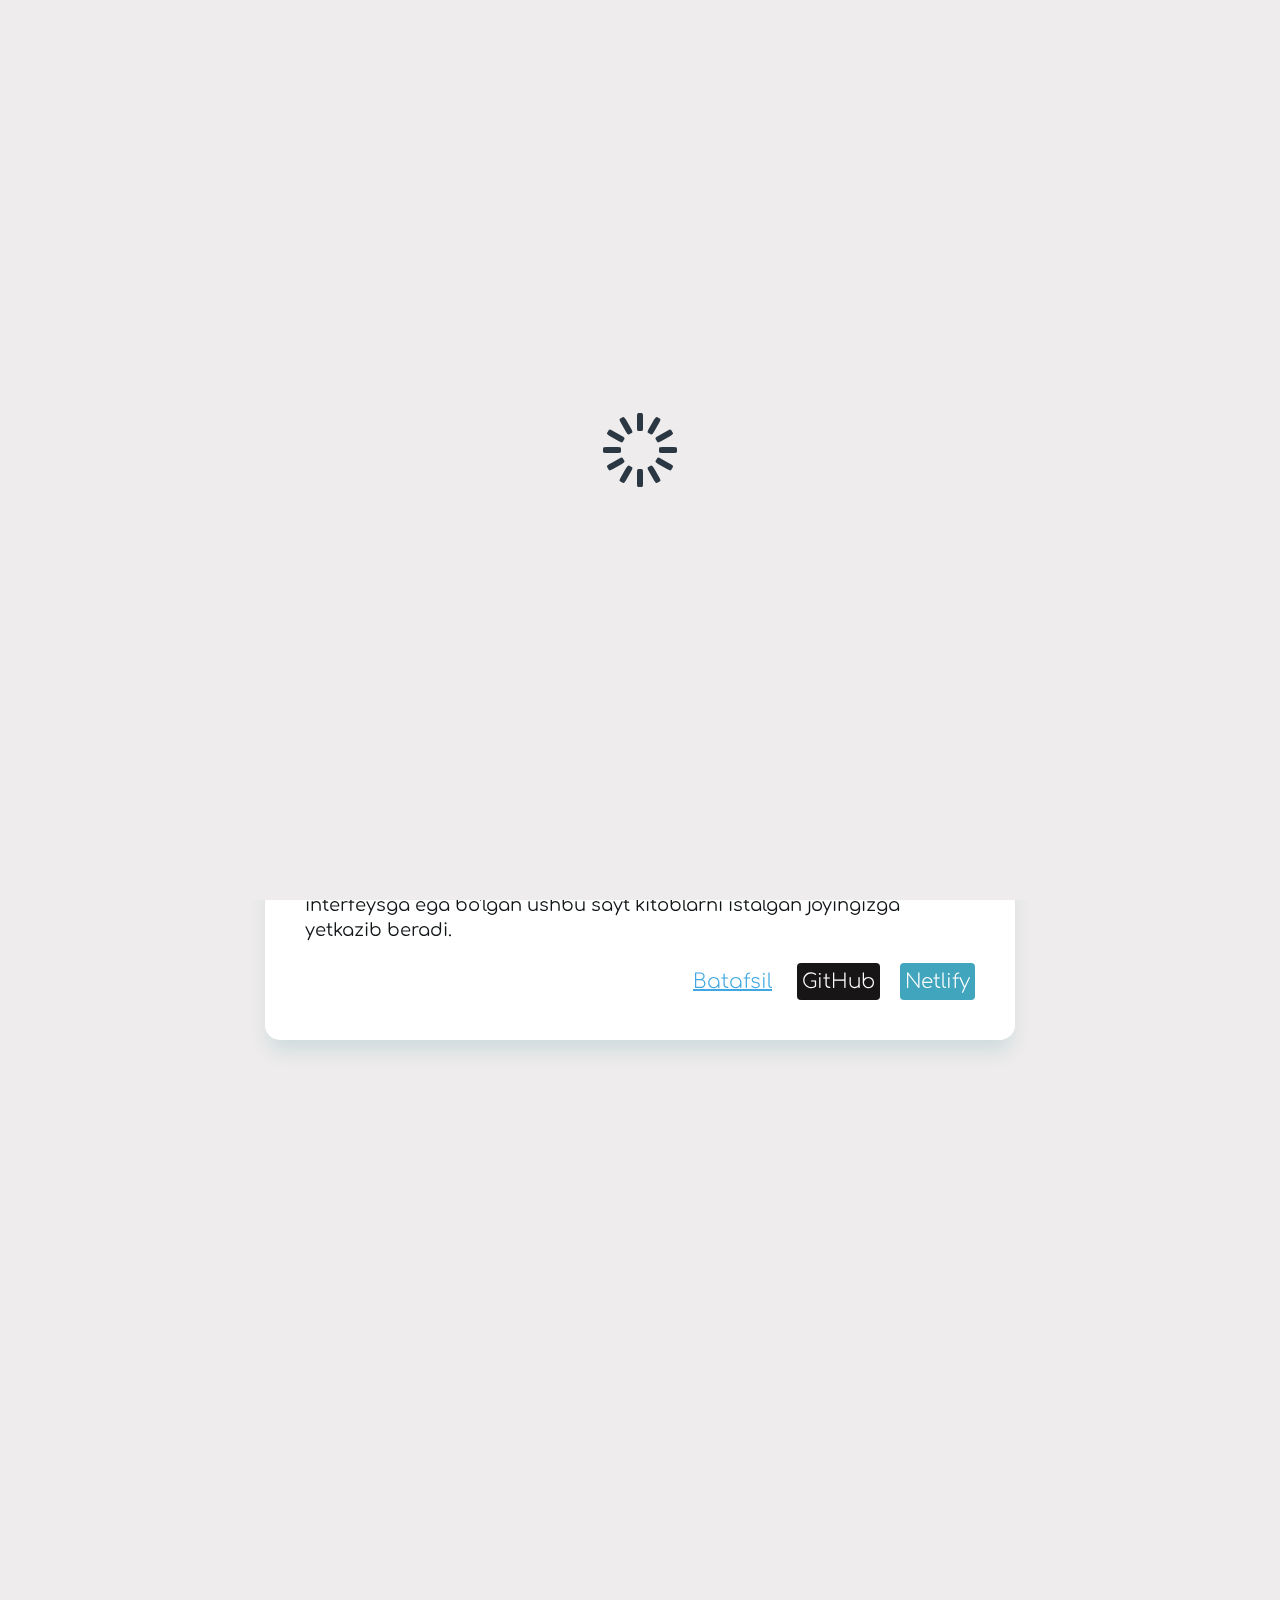
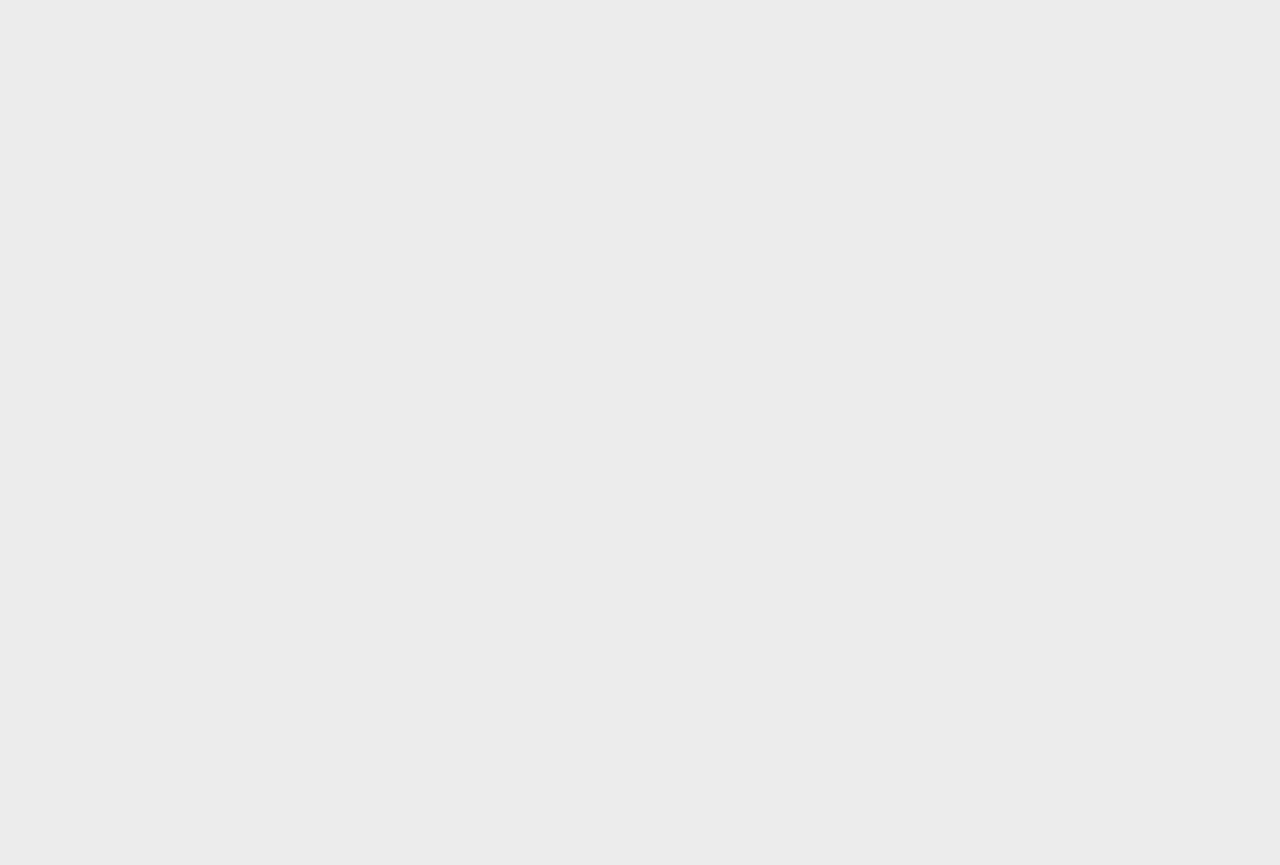
<file: index.html>
<!DOCTYPE html>
<html lang="uz">
  <head>
    <meta charset="UTF-8" />
    <meta http-equiv="X-UA-Compatible" content="IE=edge" />
    <meta name="viewport" content="width=device-width, initial-scale=1.0" />
    <meta
      http-equiv="Content-Security-Policy"
      content="frame-ancestors 'none'"
    />
    <title>Zafarjon | Portfolio</title>

    <!-- AOS  -->
    <link rel="stylesheet" href="https://unpkg.com/aos@next/dist/aos.css" />

    <!-- STYLES  -->
    <link rel="stylesheet" href="css/normalize.css" />
    <link rel="stylesheet" href="css/styles.css" />
    <!-- <link rel="stylesheet" href="css/css.min.css"> -->
  </head>
  <body>
    <!-- LOADER -->
    <div class="lds-spinner-wrapper">
      <div class="lds-spinner">
        <div></div>
        <div></div>
        <div></div>
        <div></div>
        <div></div>
        <div></div>
        <div></div>
        <div></div>
        <div></div>
        <div></div>
        <div></div>
        <div></div>
      </div>
    </div>

    <!-- SITE-HEADER  -->
    <header class="site-header">
      <div class="container site-header__container">
        <!-- HAMBURGER  -->
        <section class="hamburger site-header__hamburger">
          <h2 class="visually-hidden">Hamburger menu</h2>
          <button
            class="hamburger__bar js-hamburger-toggle"
            type="button"
            aria-label="Open projects list"
          >
            <span class="hamburger__bar-inner">
              <svg
                class="hamburger__img"
                xmlns="http://www.w3.org/2000/svg"
                viewBox="0 0 448 512"
              >
                <path
                  d="M0 96C0 78.33 14.33 64 32 64H416C433.7 64 448 78.33 448 96C448 113.7 433.7 128 416 128H32C14.33 128 0 113.7 0 96zM0 256C0 238.3 14.33 224 32 224H416C433.7 224 448 238.3 448 256C448 273.7 433.7 288 416 288H32C14.33 288 0 273.7 0 256zM416 448H32C14.33 448 0 433.7 0 416C0 398.3 14.33 384 32 384H416C433.7 384 448 398.3 448 416C448 433.7 433.7 448 416 448z"
                />
              </svg>
            </span>
          </button>

          <!-- SITE NAVIGATOR  -->
          <nav class="sitenav hamburger__sitenav js-hamburger">
            <ul class="sitenav__list">
              <li class="sitenav__item">
                <a class="sitenav__link js-id" tabindex="-1" href="#akademnashr"
                  >Akademnashr</a
                >
              </li>
            </ul>
          </nav>
        </section>

        <div class="site-header__img-content-wrapper">
          <img
            class="site-header__img"
            src="img/me.jpg"
            alt="Rahmonaliyev Zafarjon"
            width="150"
            height="150"
          />
          <div class="site-header__content">
            <p class="site-header__text">Zafarjon <i>Raxmonaliyev</i></p>
            <p class="site-header__project-name">Frontend dasturchi</p>
            <div class="site-header__link-wrapper">
              <a
                class="site-header__link site-header__link--github"
                href="https://github.com/devzafarjon"
                target="_blank"
                >GitHub</a
              >
              <a
                class="site-header__link site-header__link--telegram"
                href="https://t.me/zafarjonmanmen"
                target="_blank"
                >Telegram</a
              >
              <a class="site-header__link site-header__link--phone" href=""
                >Telefon</a
              >
            </div>

            <!-- SOCIAL -->
            <ul class="social">
              <!-- GITHUB  -->
              <li class="social__item">
                <a class="social__link" target="_blank">
                  <img
                    class="social__img"
                    src="img/social/github.svg"
                    alt="GitHub"
                    width="45"
                    height="45"
                  />
                </a>
              </li>

              <!-- TELEGRAM  -->
              <li class="social__item">
                <a class="social__link" target="_blank">
                  <img
                    class="social__img"
                    src="img/social/telegram.svg"
                    alt="Telegram"
                    width="45"
                    height="45"
                  />
                </a>
              </li>

              <!-- PHONE -->
              <li class="social__item">
                <a class="social__link">
                  <img
                    class="social__img"
                    src="img/social/phone.svg"
                    alt="Phone"
                    width="45"
                    height="45"
                  />
                </a>
              </li>
            </ul>
          </div>
        </div>

        <!-- TOGGLE  -->
        <button class="toggler site-header__toggler js-toggle" type="button">
          <img
            class="toggler__img toggler__img--moon toggler__img--active"
            src="img/moon-solid.svg"
            alt="Light/Dark mode toggler"
            width="30"
            height="30"
          />
          <img
            class="toggler__img toggler__img--sun"
            src="img/sun-solid.svg"
            alt="Light/Dark mode toggler"
            width="30"
            height="30"
          />
        </button>
      </div>
    </header>

    <div id="site-top"></div>
    <main class="main-content">
      <section class="section-projects">
        <div class="container section-projects__container">
          <div class="sectio-projects__content">
            <h2 class="section-projects__title">Loyihalar</h2>
            <p class="section-projects__description">
              Har bir loyiha haqida batafsil ma'lumot, undagi sahifalar
              rasmlari, ketkazilgan vaqt va loyiha tuzilishi jarayonida duch
              kelingan murakkab nuqtalar
              <a class="section-projects__description-link" href="#minimalist"
                >Batafsil</a
              >
              havolasi ostida berilgan bo'lib, mualliflik huquqlariga binoan
              to'g'ridan-to'g'ri loyiha manbasiga havola oshkor etilmadi.
            </p>
          </div>
          <ul class="projects">
            <!-- AKADEMNASHR -->
            <li class="projects__item" data-aos="fade-up" id="akademnashr">
              <img
                class="projects__img"
                src="img/projects/akademnashr.jpg"
                alt="akademnashr"
                width="1440"
                height="674"
                srcset="
                  img/projects/akademnashr.jpg    1x,
                  img/projects/akademnashr@2x.jpg 2x
                "
              />
              <div class="projects__inner">
                <h3 class="projects__title">Akademnashr</h3>
                <p class="projects__info">
                  Kitob xarid qilish uchun mo'ljallangan internet do'kon sayti.
                  Qulay interfeysga ega bo'lgan ushbu sayt kitoblarni istalgan
                  joyingizga yetkazib beradi.
                </p>
                <div class="project-links">
                  <a
                    class="project-links__link project-links__link--more"
                    href="./pages/akademnashr.html"
                    >Batafsil</a
                  >
                  <a
                    class="project-links__link project-links__link--github"
                    href="https://github.com/MIRZOULUGBEK9008/akademnashr-selfmade"
                    target="_blank"
                    >GitHub</a
                  >
                  <a
                    class="project-links__link project-links__link--netlify"
                    href="https://akademnashr-selfmade.netlify.app/"
                    target="_blank"
                    >Netlify</a
                  >
                </div>
              </div>
            </li>
            <!-- ROCK PAPER SCISSORS -->
            <li class="projects__item" data-aos="fade-up" id="akademnashr">
              <img
                class="projects__img"
                src="img/projects/rock-paper.png"
                alt="akademnashr"
                width="1440"
                height="674"
              />
              <div class="projects__inner">
                <h3 class="projects__title">Rock Paper Scissors</h3>
                <p class="projects__info">
                  Yoshligingizdan buyon qiziqib o'ynab keladigan "Don-don ziki"
                  o'ynini online o'ynab ko'rish sizga qiziqmi bu lohiya sizga
                  aynan shu imkoniyatni bera oladi.
                </p>
                <div class="project-links">
                  <a
                    class="project-links__link project-links__link--more"
                    href="./pages/rock-paper.html"
                    >Batafsil</a
                  >
                  <a
                    class="project-links__link project-links__link--github"
                    href="https://github.com/devzafarjon/rock-paper-scissors-advanced"
                    target="_blank"
                    >GitHub</a
                  >
                  <a
                    class="project-links__link project-links__link--netlify"
                    href="https://rock-paper-scissors-advanced.netlify.app/"
                    target="_blank"
                    >Netlify</a
                  >
                </div>
              </div>
            </li>
            <!-- TO DO APP -->
            <li class="projects__item" data-aos="fade-up" id="akademnashr">
              <img
                class="projects__img"
                src="../img/projects/todo.png"
                alt="to-do-app"
                width="1440"
                height="674"
              />
              <div class="projects__inner">
                <h3 class="projects__title">To Do App</h3>
                <p class="projects__info">
                  Bu loyiha sizga kundalik ishlarni to'g'ri rejalashtirish va
                  ularni nazorat qilishga ko'maklashadi. Albatta kirib
                  foydalanishni unutmang.
                </p>
                <div class="project-links">
                  <a
                    class="project-links__link project-links__link--more"
                    href="./pages/to-do-app.html"
                    >Batafsil</a
                  >
                  <a
                    class="project-links__link project-links__link--github"
                    href="https://github.com/devzafarjon/to-do-app"
                    target="_blank"
                    >GitHub</a
                  >
                  <a
                    class="project-links__link project-links__link--netlify"
                    href="https://to-do-app-selfmade.netlify.app/"
                    target="_blank"
                    >Netlify</a
                  >
                </div>
              </div>
            </li>
          </ul>
        </div>
      </section>
    </main>

    <!-- SCROLL  -->
    <a class="scroll-site-top js-scroll" href="#site-top">
      <svg xmlns="http://www.w3.org/2000/svg" viewBox="0 0 512 512">
        <path
          d="M256 0C114.6 0 0 114.6 0 256c0 141.4 114.6 256 256 256s256-114.6 256-256C512 114.6 397.4 0 256 0zM382.6 254.6c-12.5 12.5-32.75 12.5-45.25 0L288 205.3V384c0 17.69-14.33 32-32 32s-32-14.31-32-32V205.3L174.6 254.6c-12.5 12.5-32.75 12.5-45.25 0s-12.5-32.75 0-45.25l103.1-103.1C241.3 97.4 251.1 96 256 96c4.881 0 14.65 1.391 22.65 9.398l103.1 103.1C395.1 221.9 395.1 242.1 382.6 254.6z"
        />
      </svg>
    </a>
    <script src="https://unpkg.com/aos@next/dist/aos.js"></script>
    <script src="js/main.js"></script>
  </body>
</html>
</file>
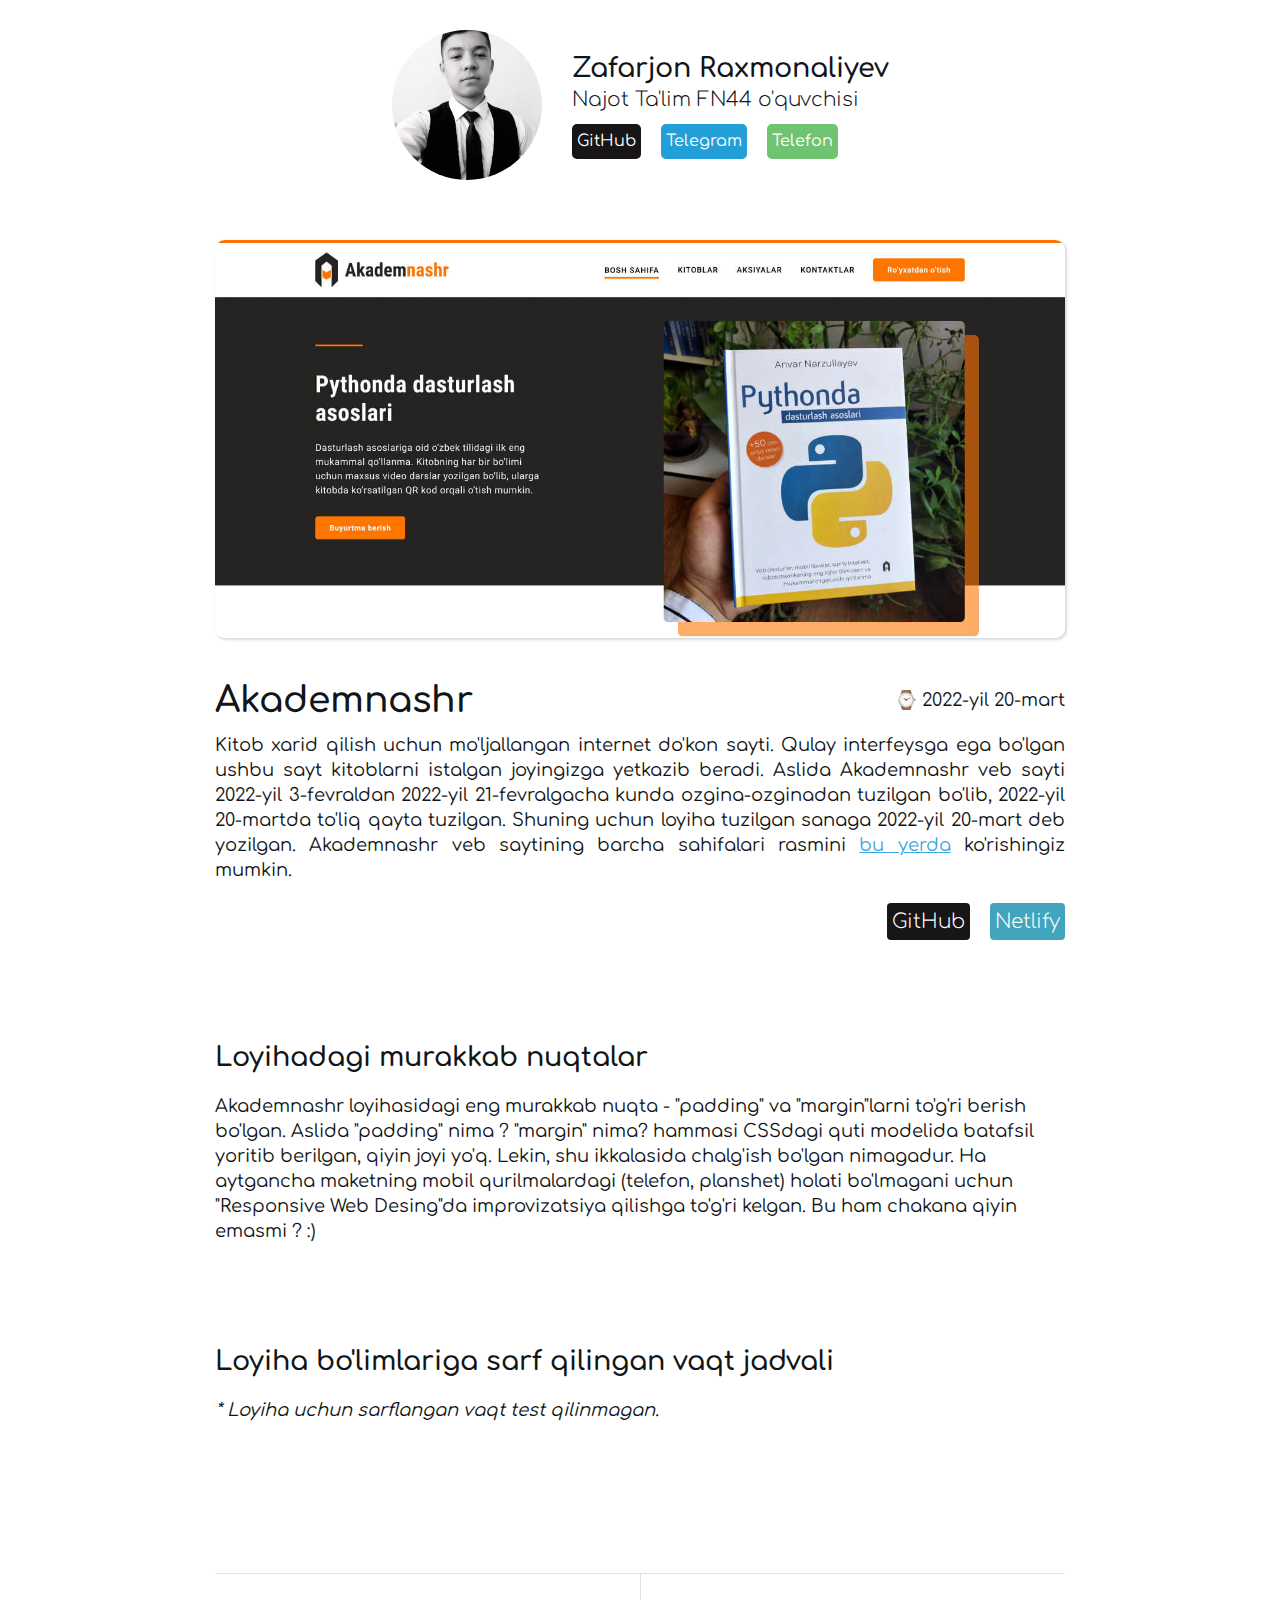
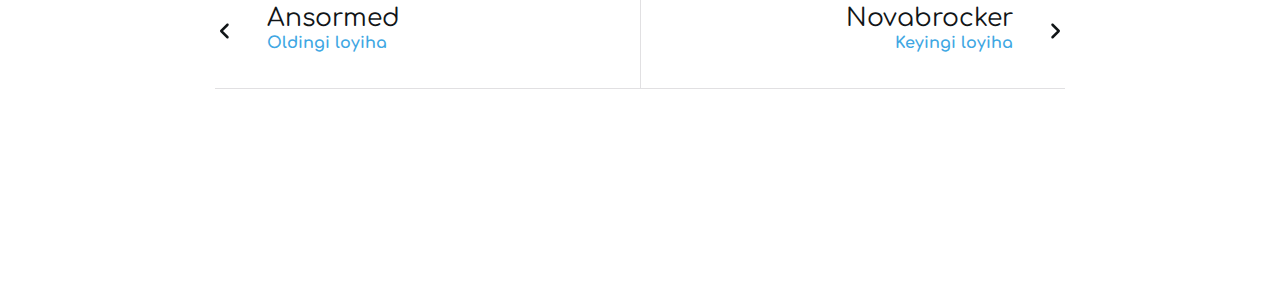
<file: pages/akademnashr.html>
<!DOCTYPE html>
<html lang="uz">
  <head>
    <meta charset="UTF-8" />
    <meta http-equiv="X-UA-Compatible" content="IE=edge" />
    <meta name="viewport" content="width=device-width, initial-scale=1.0" />
    <title>Portfolio | Akademnashr</title>

    <!-- STYLES  -->
    <link rel="stylesheet" href="../css/normalize.css" />
    <link rel="stylesheet" href="../css/styles.css" />
    <!-- <link rel="stylesheet" href="../css/css.min.css"> -->
  </head>
  <body>
    <!-- SITE-HEADER  -->
    <header class="site-header">
      <div class="container site-header__container">
        <div class="site-header__img-content-wrapper">
          <img
            class="site-header__img"
            src="../img/me.jpg"
            alt="Mirzo Ulug'bek Xudoyberdiyev"
            width="150"
            height="150"
            srcset="../img/me.jpg 1x, ../img/me@2x.jpg 2x"
          />
          <div class="site-header__content">
            <p class="site-header__text">Zafarjon <i>Raxmonaliyev</i></p>
            <p class="site-header__project-name">
              Najot Ta'lim FN44 o'quvchisi
            </p>
            <div class="site-header__link-wrapper">
              <a
                class="site-header__link site-header__link--github"
                href="https://github.com/MIRZOULUGBEK9008"
                target="_blank"
                >GitHub</a
              >
              <a
                class="site-header__link site-header__link--telegram"
                target="_blank"
                >Telegram</a
              >
              <a class="site-header__link site-header__link--phone">Telefon</a>
            </div>

            <!-- SOCIAL -->
            <ul class="social">
              <!-- GITHUB  -->
              <li class="social__item">
                <a
                  class="social__link"
                  target="_blank"
                  href="https://github.com/MIRZOULUGBEK9008"
                >
                  <img
                    class="social__img"
                    src="../img/social/github.svg"
                    alt="GitHub"
                    width="45"
                    height="45"
                  />
                </a>
              </li>

              <!-- TELEGRAM  -->
              <li class="social__item">
                <a class="social__link" target="_blank">
                  <img
                    class="social__img"
                    src="../img/social/telegram.svg"
                    alt="Telegram"
                    width="45"
                    height="45"
                  />
                </a>
              </li>

              <!-- PHONE -->
              <li class="social__item">
                <a class="social__link" target="_blank">
                  <img
                    class="social__img"
                    src="../img/social/phone.svg"
                    alt="Phone"
                    width="45"
                    height="45"
                  />
                </a>
              </li>
            </ul>
          </div>
        </div>

        <!-- BACK -->
        <a class="back js-prev-page" href="index.html">
          <span class="back__inner">
            <svg
              class="back__icon"
              xmlns="http://www.w3.org/2000/svg"
              viewBox="0 0 448 512"
            >
              <path
                d="M447.1 256C447.1 273.7 433.7 288 416 288H109.3l105.4 105.4c12.5 12.5 12.5 32.75 0 45.25C208.4 444.9 200.2 448 192 448s-16.38-3.125-22.62-9.375l-160-160c-12.5-12.5-12.5-32.75 0-45.25l160-160c12.5-12.5 32.75-12.5 45.25 0s12.5 32.75 0 45.25L109.3 224H416C433.7 224 447.1 238.3 447.1 256z"
              />
            </svg>
            <span class="back__text">bosh sahifa</span>
          </span>
        </a>

        <!-- TOGGLE  -->
        <button class="toggler site-header__toggler js-toggle" type="button">
          <img
            class="toggler__img toggler__img--moon toggler__img--active"
            src="../img/moon-solid.svg"
            alt="Light/Dark mode toggler"
            width="30"
            height="30"
          />
          <img
            class="toggler__img toggler__img--sun"
            src="../img/sun-solid.svg"
            alt="Light/Dark mode toggler"
            width="30"
            height="30"
          />
        </button>
      </div>
    </header>

    <main class="main-content main-content--project">
      <div id="site-top"></div>
      <div class="project-info">
        <div class="container project-info__container">
          <img
            class="project-info__img"
            src="../img/projects/akademnashr.jpg"
            alt="Akademnashr"
            width="1100"
            height="500"
            srcset="
              ../img/projects/akademnashr.jpg    1x,
              ../img/projects/akademnashr@2x.jpg 2x
            "
          />
          <div class="project-info__content">
            <!-- TIME  -->
            <div class="project-info__title-time-wrapper">
              <h1 class="project-info__title">Akademnashr</h1>
              <time class="project-info__time" datetime="2022-03-20"
                >⌚ 2022-yil 20-mart</time
              >
            </div>
            <p class="project-info__text">
              Kitob xarid qilish uchun mo'ljallangan internet do'kon sayti.
              Qulay interfeysga ega bo'lgan ushbu sayt kitoblarni istalgan
              joyingizga yetkazib beradi. Aslida Akademnashr veb sayti
              <time datetime="2022-02-03">2022-yil 3-fevral</time>dan
              <time datetime="2022-02-21">2022-yil 21-fevral</time>gacha kunda
              ozgina-ozginadan tuzilgan bo'lib,
              <time datetime="2022-03-20">2022-yil 20-mart</time>da to'liq qayta
              tuzilgan. Shuning uchun loyiha tuzilgan sanaga
              <time datetime="2022-03-20">2022-yil 20-mart</time> deb yozilgan.
              Akademnashr veb saytining barcha sahifalari rasmini
              <a
                class="project-info__text-link"
                href="https://drive.google.com/drive/folders/19InzWMwGpatbpa9cKy0rWcsf_P1p83OP?usp=sharing"
                target="_blank"
                >bu yerda</a
              >
              ko'rishingiz mumkin.
            </p>
            <div class="project-links">
              <a
                class="project-links__link project-links__link--github"
                href="https://github.com/MIRZOULUGBEK9008/akademnashr-selfmade"
                target="_blank"
                >GitHub</a
              >
              <a
                class="project-links__link project-links__link--netlify"
                href="https://akademnashr-selfmade.netlify.app/"
                target="_blank"
                >Netlify</a
              >
            </div>
          </div>

          <!-- CHALLENGE  -->
          <div class="project-info__challenge">
            <h2 class="project-info__part-title">
              Loyihadagi murakkab nuqtalar
            </h2>
            <p class="project-info__challenge-description">
              Akademnashr loyihasidagi eng murakkab nuqta - "padding" va
              "margin"larni to'g'ri berish bo'lgan. Aslida "padding" nima ?
              "margin" nima? hammasi CSSdagi quti modelida batafsil yoritib
              berilgan, qiyin joyi yo'q. Lekin, shu ikkalasida chalg'ish bo'lgan
              nimagadur. Ha aytgancha maketning mobil qurilmalardagi (telefon,
              planshet) holati bo'lmagani uchun "Responsive Web Desing"da
              improvizatsiya qilishga to'g'ri kelgan. Bu ham chakana qiyin
              emasmi ? :)
            </p>
          </div>

          <!-- TIME-TABLE  -->
          <div class="project-info__time-table-wrapper">
            <h2 class="project-info__part-title">
              Loyiha bo'limlariga sarf qilingan vaqt jadvali
            </h2>
            <i>* Loyiha uchun sarflangan vaqt test qilinmagan.</i>
          </div>
        </div>
      </div>
    </main>

    <!-- PAGE-SLIDER  -->
    <section class="slider">
      <div class="container slider__container">
        <h2 class="visually-hidden">Page slider</h2>

        <h3 class="slider__page-title">
          <!-- LEFT  -->
          <svg
            class="slider__page-icon"
            xmlns="http://www.w3.org/2000/svg"
            viewBox="0 0 256 512"
          >
            <path
              d="M192 448c-8.188 0-16.38-3.125-22.62-9.375l-160-160c-12.5-12.5-12.5-32.75 0-45.25l160-160c12.5-12.5 32.75-12.5 45.25 0s12.5 32.75 0 45.25L77.25 256l137.4 137.4c12.5 12.5 12.5 32.75 0 45.25C208.4 444.9 200.2 448 192 448z"
            />
          </svg>
          <span class="slider__point-page-link-wrapper">
            <span class="slider__point">Oldingi loyiha</span>
            <a class="slider__page-link">Ansormed</a>
          </span>
        </h3>
        <h3 class="slider__page-title slider__page-title--next">
          <!-- RIGHT -->
          <svg
            class="slider__page-icon"
            xmlns="http://www.w3.org/2000/svg"
            viewBox="0 0 256 512"
          >
            <path
              d="M64 448c-8.188 0-16.38-3.125-22.62-9.375c-12.5-12.5-12.5-32.75 0-45.25L178.8 256L41.38 118.6c-12.5-12.5-12.5-32.75 0-45.25s32.75-12.5 45.25 0l160 160c12.5 12.5 12.5 32.75 0 45.25l-160 160C80.38 444.9 72.19 448 64 448z"
            />
          </svg>
          <span class="slider__point-page-link-wrapper">
            <span class="slider__point">Keyingi loyiha</span>
            <a class="slider__page-link slider__page-link--next">Novabrocker</a>
          </span>
        </h3>
      </div>
    </section>

    <!-- SCROLL  -->
    <a class="scroll-site-top js-scroll" href="#site-top">
      <svg xmlns="http://www.w3.org/2000/svg" viewBox="0 0 512 512">
        <path
          d="M256 0C114.6 0 0 114.6 0 256c0 141.4 114.6 256 256 256s256-114.6 256-256C512 114.6 397.4 0 256 0zM382.6 254.6c-12.5 12.5-32.75 12.5-45.25 0L288 205.3V384c0 17.69-14.33 32-32 32s-32-14.31-32-32V205.3L174.6 254.6c-12.5 12.5-32.75 12.5-45.25 0s-12.5-32.75 0-45.25l103.1-103.1C241.3 97.4 251.1 96 256 96c4.881 0 14.65 1.391 22.65 9.398l103.1 103.1C395.1 221.9 395.1 242.1 382.6 254.6z"
        />
      </svg>
    </a>
    <script src="../js/main.js"></script>
  </body>
</html>
</file>
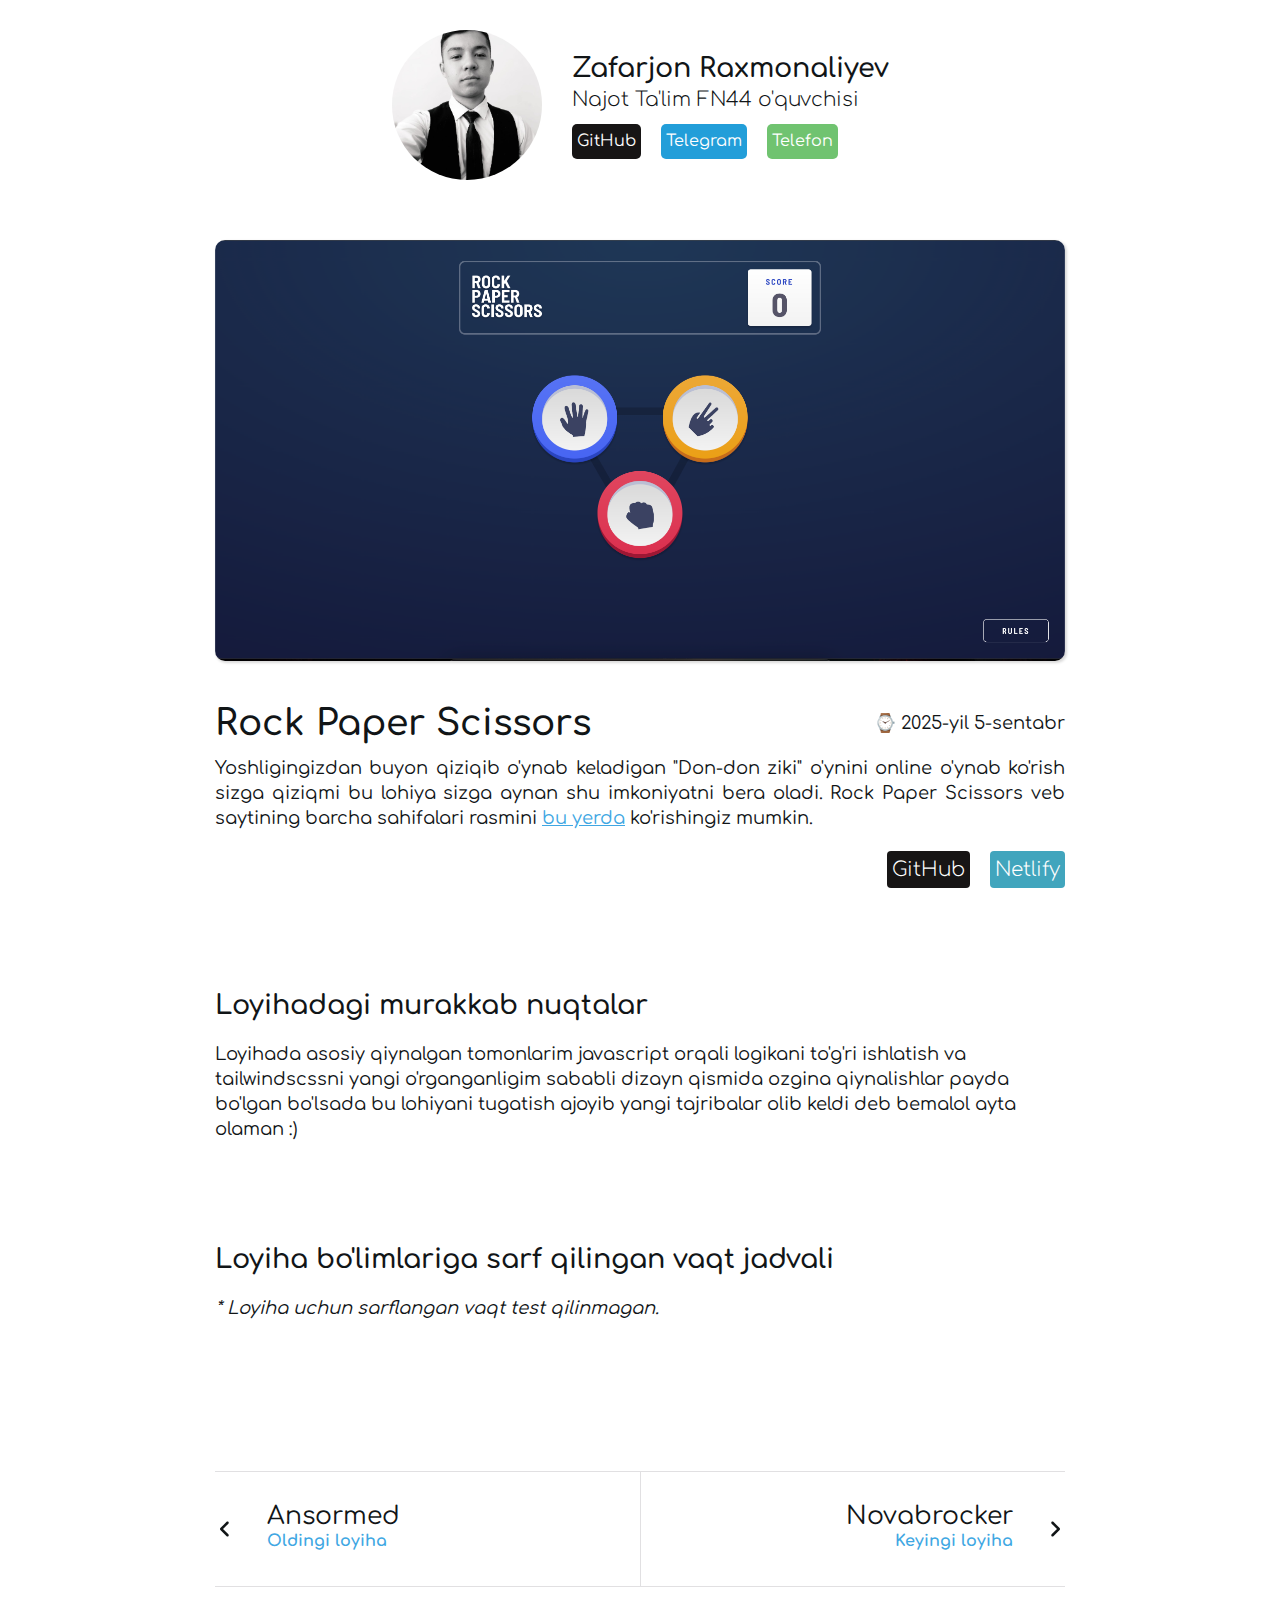
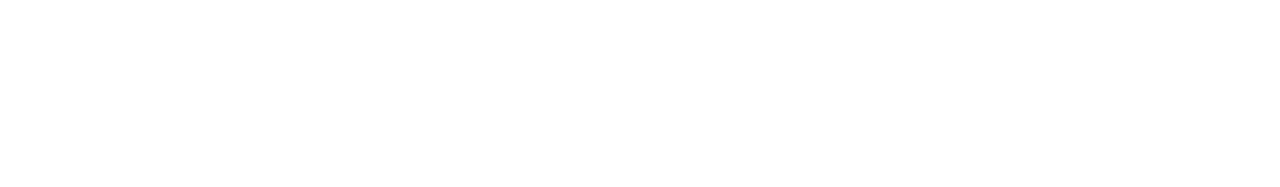
<file: pages/rock-paper.html>
<!DOCTYPE html>
<html lang="uz">
  <head>
    <meta charset="UTF-8" />
    <meta http-equiv="X-UA-Compatible" content="IE=edge" />
    <meta name="viewport" content="width=device-width, initial-scale=1.0" />
    <title>Portfolio | Akademnashr</title>

    <!-- STYLES  -->
    <link rel="stylesheet" href="../css/normalize.css" />
    <link rel="stylesheet" href="../css/styles.css" />
    <!-- <link rel="stylesheet" href="../css/css.min.css"> -->
  </head>
  <body>
    <!-- SITE-HEADER  -->
    <header class="site-header">
      <div class="container site-header__container">
        <div class="site-header__img-content-wrapper">
          <img
            class="site-header__img"
            src="../img/me.jpg"
            alt="Raxmonaliyev Zafarjon"
            width="150"
            height="150"
          />
          <div class="site-header__content">
            <p class="site-header__text">Zafarjon <i>Raxmonaliyev</i></p>
            <p class="site-header__project-name">
              Najot Ta'lim FN44 o'quvchisi
            </p>
            <div class="site-header__link-wrapper">
              <a
                class="site-header__link site-header__link--github"
                href="https://github.com/devzafarjon"
                target="_blank"
                >GitHub</a
              >
              <a
                class="site-header__link site-header__link--telegram"
                target="_blank"
                >Telegram</a
              >
              <a class="site-header__link site-header__link--phone">Telefon</a>
            </div>

            <!-- SOCIAL -->
            <ul class="social">
              <!-- GITHUB  -->
              <li class="social__item">
                <a
                  class="social__link"
                  target="_blank"
                  href="https://github.com/devzafarjon"
                >
                  <img
                    class="social__img"
                    src="../img/social/github.svg"
                    alt="GitHub"
                    width="45"
                    height="45"
                  />
                </a>
              </li>

              <!-- TELEGRAM  -->
              <li class="social__item">
                <a class="social__link" target="_blank">
                  <img
                    class="social__img"
                    src="../img/social/telegram.svg"
                    alt="Telegram"
                    width="45"
                    height="45"
                  />
                </a>
              </li>

              <!-- PHONE -->
              <li class="social__item">
                <a class="social__link" target="_blank">
                  <img
                    class="social__img"
                    src="../img/social/phone.svg"
                    alt="Phone"
                    width="45"
                    height="45"
                  />
                </a>
              </li>
            </ul>
          </div>
        </div>

        <!-- BACK -->
        <a class="back js-prev-page" href="index.html">
          <span class="back__inner">
            <svg
              class="back__icon"
              xmlns="http://www.w3.org/2000/svg"
              viewBox="0 0 448 512"
            >
              <path
                d="M447.1 256C447.1 273.7 433.7 288 416 288H109.3l105.4 105.4c12.5 12.5 12.5 32.75 0 45.25C208.4 444.9 200.2 448 192 448s-16.38-3.125-22.62-9.375l-160-160c-12.5-12.5-12.5-32.75 0-45.25l160-160c12.5-12.5 32.75-12.5 45.25 0s12.5 32.75 0 45.25L109.3 224H416C433.7 224 447.1 238.3 447.1 256z"
              />
            </svg>
            <span class="back__text">bosh sahifa</span>
          </span>
        </a>

        <!-- TOGGLE  -->
        <button class="toggler site-header__toggler js-toggle" type="button">
          <img
            class="toggler__img toggler__img--moon toggler__img--active"
            src="../img/moon-solid.svg"
            alt="Light/Dark mode toggler"
            width="30"
            height="30"
          />
          <img
            class="toggler__img toggler__img--sun"
            src="../img/sun-solid.svg"
            alt="Light/Dark mode toggler"
            width="30"
            height="30"
          />
        </button>
      </div>
    </header>

    <main class="main-content main-content--project">
      <div id="site-top"></div>
      <div class="project-info">
        <div class="container project-info__container">
          <img
            class="project-info__img"
            src="../img/projects/rock-paper.png"
            alt="Akademnashr"
            width="1100"
            height="500"
          />
          <div class="project-info__content">
            <!-- TIME  -->
            <div class="project-info__title-time-wrapper">
              <h1 class="project-info__title">Rock Paper Scissors</h1>
              <time class="project-info__time" datetime="2022-03-20"
                >⌚ 2025-yil 5-sentabr</time
              >
            </div>
            <p class="project-info__text">
              Yoshligingizdan buyon qiziqib o'ynab keladigan "Don-don ziki"
              o'ynini online o'ynab ko'rish sizga qiziqmi bu lohiya sizga aynan
              shu imkoniyatni bera oladi. Rock Paper Scissors veb saytining
              barcha sahifalari rasmini
              <a
                class="project-info__text-link"
                href="https://drive.google.com/drive/folders/19InzWMwGpatbpa9cKy0rWcsf_P1p83OP?usp=sharing"
                target="_blank"
                >bu yerda</a
              >
              ko'rishingiz mumkin.
            </p>
            <div class="project-links">
              <a
                class="project-links__link project-links__link--github"
                href="https://github.com/devzafarjon/rock-paper-scissors-advanced"
                target="_blank"
                >GitHub</a
              >
              <a
                class="project-links__link project-links__link--netlify"
                href="https://rock-paper-scissors-advanced.netlify.app/"
                target="_blank"
                >Netlify</a
              >
            </div>
          </div>

          <!-- CHALLENGE  -->
          <div class="project-info__challenge">
            <h2 class="project-info__part-title">
              Loyihadagi murakkab nuqtalar
            </h2>
            <p class="project-info__challenge-description">
              Loyihada asosiy qiynalgan tomonlarim javascript orqali logikani
              to'g'ri ishlatish va tailwindscssni yangi o'rganganligim sababli
              dizayn qismida ozgina qiynalishlar payda bo'lgan bo'lsada bu
              lohiyani tugatish ajoyib yangi tajribalar olib keldi deb bemalol
              ayta olaman :)
            </p>
          </div>

          <!-- TIME-TABLE  -->
          <div class="project-info__time-table-wrapper">
            <h2 class="project-info__part-title">
              Loyiha bo'limlariga sarf qilingan vaqt jadvali
            </h2>
            <i>* Loyiha uchun sarflangan vaqt test qilinmagan.</i>
          </div>
        </div>
      </div>
    </main>

    <!-- PAGE-SLIDER  -->
    <section class="slider">
      <div class="container slider__container">
        <h2 class="visually-hidden">Page slider</h2>

        <h3 class="slider__page-title">
          <!-- LEFT  -->
          <svg
            class="slider__page-icon"
            xmlns="http://www.w3.org/2000/svg"
            viewBox="0 0 256 512"
          >
            <path
              d="M192 448c-8.188 0-16.38-3.125-22.62-9.375l-160-160c-12.5-12.5-12.5-32.75 0-45.25l160-160c12.5-12.5 32.75-12.5 45.25 0s12.5 32.75 0 45.25L77.25 256l137.4 137.4c12.5 12.5 12.5 32.75 0 45.25C208.4 444.9 200.2 448 192 448z"
            />
          </svg>
          <span class="slider__point-page-link-wrapper">
            <span class="slider__point">Oldingi loyiha</span>
            <a class="slider__page-link">Ansormed</a>
          </span>
        </h3>
        <h3 class="slider__page-title slider__page-title--next">
          <!-- RIGHT -->
          <svg
            class="slider__page-icon"
            xmlns="http://www.w3.org/2000/svg"
            viewBox="0 0 256 512"
          >
            <path
              d="M64 448c-8.188 0-16.38-3.125-22.62-9.375c-12.5-12.5-12.5-32.75 0-45.25L178.8 256L41.38 118.6c-12.5-12.5-12.5-32.75 0-45.25s32.75-12.5 45.25 0l160 160c12.5 12.5 12.5 32.75 0 45.25l-160 160C80.38 444.9 72.19 448 64 448z"
            />
          </svg>
          <span class="slider__point-page-link-wrapper">
            <span class="slider__point">Keyingi loyiha</span>
            <a class="slider__page-link slider__page-link--next">Novabrocker</a>
          </span>
        </h3>
      </div>
    </section>

    <!-- SCROLL  -->
    <a class="scroll-site-top js-scroll" href="#site-top">
      <svg xmlns="http://www.w3.org/2000/svg" viewBox="0 0 512 512">
        <path
          d="M256 0C114.6 0 0 114.6 0 256c0 141.4 114.6 256 256 256s256-114.6 256-256C512 114.6 397.4 0 256 0zM382.6 254.6c-12.5 12.5-32.75 12.5-45.25 0L288 205.3V384c0 17.69-14.33 32-32 32s-32-14.31-32-32V205.3L174.6 254.6c-12.5 12.5-32.75 12.5-45.25 0s-12.5-32.75 0-45.25l103.1-103.1C241.3 97.4 251.1 96 256 96c4.881 0 14.65 1.391 22.65 9.398l103.1 103.1C395.1 221.9 395.1 242.1 382.6 254.6z"
        />
      </svg>
    </a>
    <script src="../js/main.js"></script>
  </body>
</html>
</file>
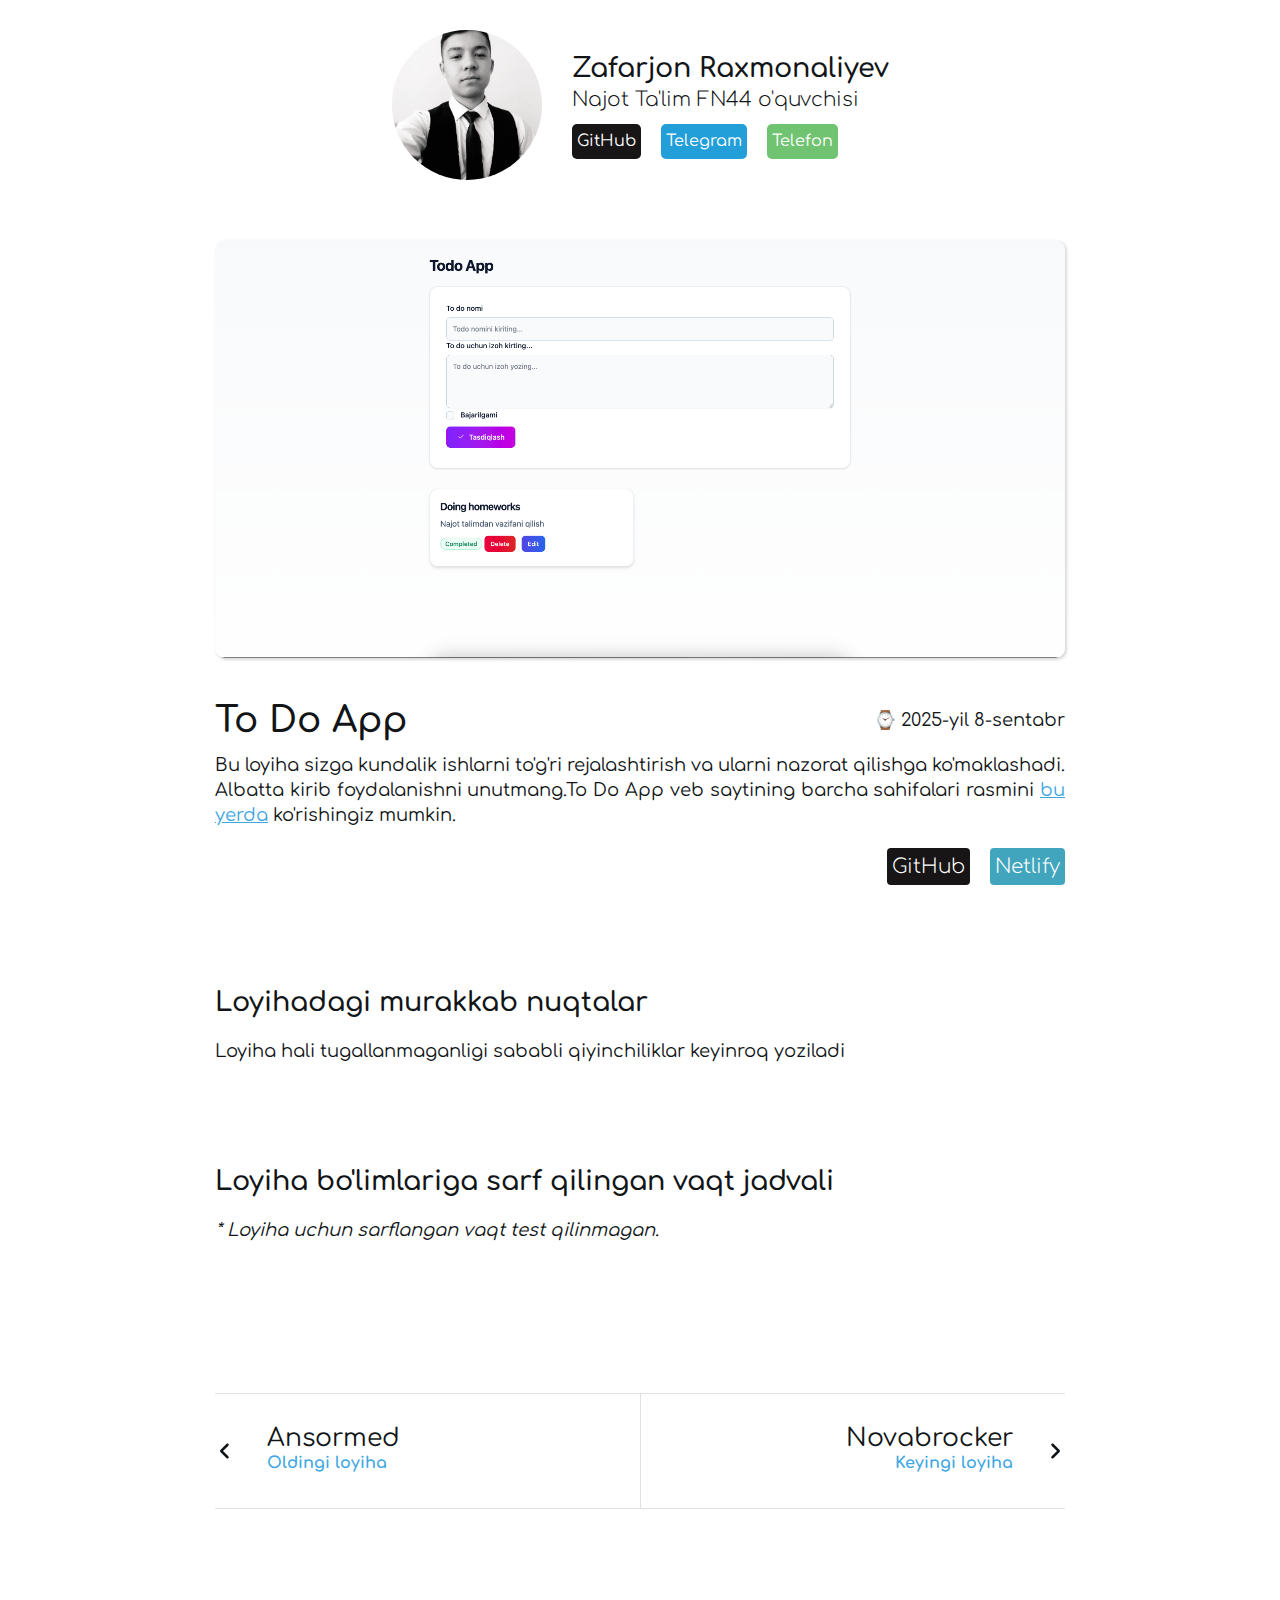
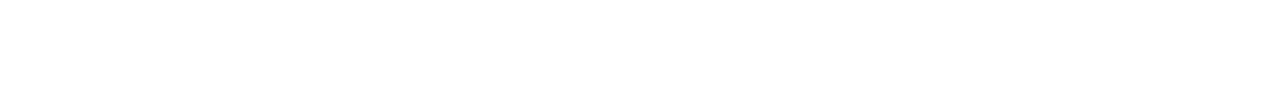
<file: pages/to-do-app.html>
<!DOCTYPE html>
<html lang="uz">
  <head>
    <meta charset="UTF-8" />
    <meta http-equiv="X-UA-Compatible" content="IE=edge" />
    <meta name="viewport" content="width=device-width, initial-scale=1.0" />
    <title>Portfolio | To Do App</title>

    <!-- STYLES  -->
    <link rel="stylesheet" href="../css/normalize.css" />
    <link rel="stylesheet" href="../css/styles.css" />
    <!-- <link rel="stylesheet" href="../css/css.min.css"> -->
  </head>
  <body>
    <!-- SITE-HEADER  -->
    <header class="site-header">
      <div class="container site-header__container">
        <div class="site-header__img-content-wrapper">
          <img
            class="site-header__img"
            src="../img/me.jpg"
            alt="Raxmonaliyev Zafarjon"
            width="150"
            height="150"
          />
          <div class="site-header__content">
            <p class="site-header__text">Zafarjon <i>Raxmonaliyev</i></p>
            <p class="site-header__project-name">
              Najot Ta'lim FN44 o'quvchisi
            </p>
            <div class="site-header__link-wrapper">
              <a
                class="site-header__link site-header__link--github"
                href="https://github.com/devzafarjon"
                target="_blank"
                >GitHub</a
              >
              <a
                class="site-header__link site-header__link--telegram"
                target="_blank"
                >Telegram</a
              >
              <a class="site-header__link site-header__link--phone">Telefon</a>
            </div>

            <!-- SOCIAL -->
            <ul class="social">
              <!-- GITHUB  -->
              <li class="social__item">
                <a
                  class="social__link"
                  target="_blank"
                  href="https://github.com/devzafarjon"
                >
                  <img
                    class="social__img"
                    src="../img/social/github.svg"
                    alt="GitHub"
                    width="45"
                    height="45"
                  />
                </a>
              </li>

              <!-- TELEGRAM  -->
              <li class="social__item">
                <a class="social__link" target="_blank">
                  <img
                    class="social__img"
                    src="../img/social/telegram.svg"
                    alt="Telegram"
                    width="45"
                    height="45"
                  />
                </a>
              </li>

              <!-- PHONE -->
              <li class="social__item">
                <a class="social__link" target="_blank">
                  <img
                    class="social__img"
                    src="../img/social/phone.svg"
                    alt="Phone"
                    width="45"
                    height="45"
                  />
                </a>
              </li>
            </ul>
          </div>
        </div>

        <!-- BACK -->
        <a class="back js-prev-page" href="index.html">
          <span class="back__inner">
            <svg
              class="back__icon"
              xmlns="http://www.w3.org/2000/svg"
              viewBox="0 0 448 512"
            >
              <path
                d="M447.1 256C447.1 273.7 433.7 288 416 288H109.3l105.4 105.4c12.5 12.5 12.5 32.75 0 45.25C208.4 444.9 200.2 448 192 448s-16.38-3.125-22.62-9.375l-160-160c-12.5-12.5-12.5-32.75 0-45.25l160-160c12.5-12.5 32.75-12.5 45.25 0s12.5 32.75 0 45.25L109.3 224H416C433.7 224 447.1 238.3 447.1 256z"
              />
            </svg>
            <span class="back__text">bosh sahifa</span>
          </span>
        </a>

        <!-- TOGGLE  -->
        <button class="toggler site-header__toggler js-toggle" type="button">
          <img
            class="toggler__img toggler__img--moon toggler__img--active"
            src="../img/moon-solid.svg"
            alt="Light/Dark mode toggler"
            width="30"
            height="30"
          />
          <img
            class="toggler__img toggler__img--sun"
            src="../img/sun-solid.svg"
            alt="Light/Dark mode toggler"
            width="30"
            height="30"
          />
        </button>
      </div>
    </header>

    <main class="main-content main-content--project">
      <div id="site-top"></div>
      <div class="project-info">
        <div class="container project-info__container">
          <img
            class="project-info__img"
            src="../img/projects/todo.png"
            alt="Akademnashr"
            width="1100"
            height="500"
          />
          <div class="project-info__content">
            <!-- TIME  -->
            <div class="project-info__title-time-wrapper">
              <h1 class="project-info__title">To Do App</h1>
              <time class="project-info__time" datetime="2022-03-20"
                >⌚ 2025-yil 8-sentabr</time
              >
            </div>
            <p class="project-info__text">
              Bu loyiha sizga kundalik ishlarni to'g'ri rejalashtirish va ularni
              nazorat qilishga ko'maklashadi. Albatta kirib foydalanishni
              unutmang.To Do App veb saytining barcha sahifalari rasmini
              <a
                class="project-info__text-link"
                href="https://drive.google.com/drive/folders/19InzWMwGpatbpa9cKy0rWcsf_P1p83OP?usp=sharing"
                target="_blank"
                >bu yerda</a
              >
              ko'rishingiz mumkin.
            </p>
            <div class="project-links">
              <a
                class="project-links__link project-links__link--github"
                href="https://github.com/devzafarjon/to-do-app"
                target="_blank"
                >GitHub</a
              >
              <a
                class="project-links__link project-links__link--netlify"
                href="https://to-do-app-selfmade.netlify.app/"
                target="_blank"
                >Netlify</a
              >
            </div>
          </div>

          <!-- CHALLENGE  -->
          <div class="project-info__challenge">
            <h2 class="project-info__part-title">
              Loyihadagi murakkab nuqtalar
            </h2>
            <p class="project-info__challenge-description">
              Loyiha hali tugallanmaganligi sababli qiyinchiliklar keyinroq
              yoziladi
            </p>
          </div>

          <!-- TIME-TABLE  -->
          <div class="project-info__time-table-wrapper">
            <h2 class="project-info__part-title">
              Loyiha bo'limlariga sarf qilingan vaqt jadvali
            </h2>
            <i>* Loyiha uchun sarflangan vaqt test qilinmagan.</i>
          </div>
        </div>
      </div>
    </main>

    <!-- PAGE-SLIDER  -->
    <section class="slider">
      <div class="container slider__container">
        <h2 class="visually-hidden">Page slider</h2>

        <h3 class="slider__page-title">
          <!-- LEFT  -->
          <svg
            class="slider__page-icon"
            xmlns="http://www.w3.org/2000/svg"
            viewBox="0 0 256 512"
          >
            <path
              d="M192 448c-8.188 0-16.38-3.125-22.62-9.375l-160-160c-12.5-12.5-12.5-32.75 0-45.25l160-160c12.5-12.5 32.75-12.5 45.25 0s12.5 32.75 0 45.25L77.25 256l137.4 137.4c12.5 12.5 12.5 32.75 0 45.25C208.4 444.9 200.2 448 192 448z"
            />
          </svg>
          <span class="slider__point-page-link-wrapper">
            <span class="slider__point">Oldingi loyiha</span>
            <a class="slider__page-link">Ansormed</a>
          </span>
        </h3>
        <h3 class="slider__page-title slider__page-title--next">
          <!-- RIGHT -->
          <svg
            class="slider__page-icon"
            xmlns="http://www.w3.org/2000/svg"
            viewBox="0 0 256 512"
          >
            <path
              d="M64 448c-8.188 0-16.38-3.125-22.62-9.375c-12.5-12.5-12.5-32.75 0-45.25L178.8 256L41.38 118.6c-12.5-12.5-12.5-32.75 0-45.25s32.75-12.5 45.25 0l160 160c12.5 12.5 12.5 32.75 0 45.25l-160 160C80.38 444.9 72.19 448 64 448z"
            />
          </svg>
          <span class="slider__point-page-link-wrapper">
            <span class="slider__point">Keyingi loyiha</span>
            <a class="slider__page-link slider__page-link--next">Novabrocker</a>
          </span>
        </h3>
      </div>
    </section>

    <!-- SCROLL  -->
    <a class="scroll-site-top js-scroll" href="#site-top">
      <svg xmlns="http://www.w3.org/2000/svg" viewBox="0 0 512 512">
        <path
          d="M256 0C114.6 0 0 114.6 0 256c0 141.4 114.6 256 256 256s256-114.6 256-256C512 114.6 397.4 0 256 0zM382.6 254.6c-12.5 12.5-32.75 12.5-45.25 0L288 205.3V384c0 17.69-14.33 32-32 32s-32-14.31-32-32V205.3L174.6 254.6c-12.5 12.5-32.75 12.5-45.25 0s-12.5-32.75 0-45.25l103.1-103.1C241.3 97.4 251.1 96 256 96c4.881 0 14.65 1.391 22.65 9.398l103.1 103.1C395.1 221.9 395.1 242.1 382.6 254.6z"
        />
      </svg>
    </a>
    <script src="../js/main.js"></script>
  </body>
</html>
</file>
<file: css/styles.css>
/* FONT-FACE  */
@font-face {
  font-family: "Comfortaa";
  src: url("/fonts/Comfortaa-Light.woff2") format("woff2"),
    url("/fonts/Comfortaa-Light.woff") format("woff");
  font-weight: 300;
  font-style: normal;
  font-display: swap;
}

@font-face {
  font-family: "Comfortaa";
  src: url("/fonts/Comfortaa-Medium.woff2") format("woff2"),
    url("/fonts/Comfortaa-Medium.woff") format("woff");
  font-weight: 500;
  font-style: normal;
  font-display: swap;
}

@font-face {
  font-family: "Comfortaa";
  src: url("/fonts/Comfortaa-Bold.woff2") format("woff2"),
    url("/fonts/Comfortaa-Bold.woff") format("woff");
  font-weight: bold;
  font-style: normal;
  font-display: swap;
}

@font-face {
  font-family: "Comfortaa";
  src: url("/fonts/Comfortaa-SemiBold.woff2") format("woff2"),
    url("/fonts/Comfortaa-SemiBold.woff") format("woff");
  font-weight: 600;
  font-style: normal;
  font-display: swap;
}

@font-face {
  font-family: "Comfortaa";
  src: url("/fonts/Comfortaa-Regular.woff2") format("woff2"),
    url("/fonts/Comfortaa-Regular.woff") format("woff");
  font-weight: normal;
  font-style: normal;
  font-display: swap;
}

/* CUSTOM-PROPS */
:root {
  /* FONTS  */
  --comfortaa: "Comfortaa", "Arial", cursive;

  /* COLOR */
  --white: #fff;
  --light-gray: #eeecec;
  --black: #111517;
  --gray: rgba(132, 132, 132, 1);
  --dark-blue: #2b3844;
  --link: transparent;
  --link-more: #40a7e3;
  --light-black: rgba(51, 50, 61, 0.15);
  --slider: rgba(51, 50, 61, 0.05);

  /* SHADOWS  */
  --shadow: rgba(0, 0, 0, 0.03) 0px 1px 2px, rgba(0, 0, 0, 0.03) 0px 2px 4px,
    rgba(0, 0, 0, 0.03) 0px 4px 8px, rgba(0, 0, 0, 0.03) 0px 8px 16px,
    rgba(0, 0, 0, 0.03) 0px 16px 32px, rgba(0, 0, 0, 0.03) 0px 32px 64px;
  --shadow-card: 0px 15px 20px -5px rgb(13 113 130 / 15%);
  --shadow-img: rgba(0, 0, 0, 0.15) 1.95px 1.95px 2.6px;

  /* TRANSITION  */
  --transform: transform 0.2s ease;
  --box-shadow: box-shadow 0.2s ease;
}

.dark {
  --white: #2b3844;
  --light-gray: #22303a;
  --black: #fff;
  --dark-blue: var(--black);
  --link: var(--dark-blue);
  --light-black: rgba(255, 255, 255, 0.3);
  --slider: rgba(255, 255, 255, 0.1);
}

/* GLOBAL-STYLES  */
html {
  box-sizing: border-box;
  height: 100%;
  scroll-behavior: smooth;
}

*,
*::before,
*::after {
  box-sizing: inherit;
}

body {
  display: flex;
  flex-direction: column;
  height: 100%;
  background-color: var(--light-gray);
  color: var(--black);
  font-family: var(--comfortaa);
  font-size: 18px;
  line-height: 25px;
  font-weight: 400;
  padding: 0;
  margin: 0;
  overflow-x: hidden;
}

img {
  max-width: 100%;
  height: auto;
}

/* FOCUS-STYLES  */
*:focus {
  outline: 3px dashed var(--black);
  outline-offset: 3px;
}

/* CUSTOM SCROLLBAR */
::-webkit-scrollbar {
  width: 20px;
}

::-webkit-scrollbar-track {
  background-color: transparent;
}

::-webkit-scrollbar-thumb {
  background-color: #99a4a8;
  border-radius: 20px;
  border: 6px solid transparent;
  background-clip: content-box;
}

::-webkit-scrollbar-thumb:hover {
  background-color: #a8bbbf;
}

/* CONTAINER  */
.container {
  max-width: 1150px;
  width: 100%;
  padding-left: 25px;
  padding-right: 25px;
  margin-right: auto;
  margin-left: auto;
}

/* TOGGLER  */
.toggler {
  display: none;
  padding: 0;
  border: none;
  background-color: transparent;
  transition: var(--transform);
  cursor: pointer;
}

.toggler--block {
  display: block;
}

.toggler:hover {
  opacity: 0.8;
}

.toggler:active {
  transform: scale(0.9);
}

.toggler__img {
  display: none;
  width: 30px;
  height: 30px;
  object-fit: contain;
}

.toggler__img--active {
  display: block;
}

/* BACK  */
.back {
  display: none;
  padding: 5px;
  text-decoration: none;
  color: var(--black);
  border-radius: 5px;
  white-space: nowrap;
  transition: var(--transform);
}

.back--view {
  display: block;
}

.back:hover {
  opacity: 0.8;
}

.back:active {
  transform: scale(0.9);
}

.back__inner {
  display: flex;
  align-items: center;
}

.back__icon {
  margin-right: 7px;
  display: block;
  width: 15px;
  height: 15px;
  object-fit: contain;
  fill: var(--black);
}

/* VISUALLY-HIDDEN  */
.visually-hidden {
  position: absolute;
  width: 1px;
  height: 1px;
  margin: -1px;
  border: 0;
  padding: 0;
  clip: rect(0 0 0 0);
  overflow: hidden;
}

/* SCROLL-TOP  */
.scroll-site-top {
  display: none;
  position: fixed;
  top: 80%;
  right: 8%;
  z-index: 50;
  box-shadow: var(--shadow);
  width: 50px;
  height: 50px;
  object-fit: contain;
  border-radius: 50%;
}

.scroll-site-top--block {
  display: block;
}

.scroll-site-top:active {
  opacity: 0.8;
}

.scroll-site-top:focus {
  outline: none;
}

.scroll-site-top svg {
  fill: var(--black);
}

/* MAIN-CONTENT  */
.main-content {
  flex-grow: 1;
}

.main-content--project {
  background-color: var(--white);
}

/* SITE-HEADER  */
.site-header {
  padding-top: 30px;
  padding-bottom: 30px;
  background-color: var(--white);
  position: fixed;
  left: 0;
  top: 0;
  width: 100%;
  z-index: 500;
  transition: var(--box-shadow);
}

.site-header--scroll {
  box-shadow: var(--shadow);
}

.site-header__container {
  display: flex;
  align-items: center;
  margin-left: auto;
  margin-right: auto;
}

.site-header__img-content-wrapper {
  display: flex;
  align-items: center;
  margin-right: auto;
  margin-left: auto;
}

.site-header__img-content-wrapper--none {
  display: none;
}

.site-header__img {
  display: block;
  width: 150px;
  height: 150px;
  object-fit: cover;
  border-radius: 50%;
  margin-right: 30px;
}

.site-header__text {
  margin: 0;
  font-size: 27px;
  line-height: 35px;
  font-weight: 600;
}

.site-header__text>i {
  font-style: normal;
}

.site-header__project-name {
  margin: 0;
  font-size: 20px;
  line-height: 28px;
  font-weight: 300;
  color: var(--black);
}

.site-header__link-wrapper {
  display: flex;
  padding-top: 10px;
}

.site-header__link-wrapper--none {
  display: none;
}

.site-header__link {
  padding: 5px;
  border-radius: 5px;
  text-decoration: none;
  text-align: center;
  font-size: 16px;
  background-color: var(--link);
  color: #fff;
  transition: box-shadow 0.2s ease;
  white-space: nowrap;
}

.site-header__link:not(:last-child) {
  margin-right: 20px;
}

.site-header__link:hover {
  box-shadow: rgba(0, 0, 0, 0.15) 0px 15px 25px,
    rgba(0, 0, 0, 0.05) 0px 5px 10px;
}

.site-header__link:active {
  opacity: 0.6;
}

.site-header__link--github {
  background-color: #171515;
}

.site-header__link--telegram {
  background-color: #229ed9;
}

.site-header__link--phone {
  display: block;
  background-color: #70c370;
}

.site-header__toggler {
  margin-left: auto;
}

/* SOCIAL  */
.social {
  display: none;
  align-items: center;
  margin: 0;
  padding: 0;
  list-style: none;
}

.social__item {
  flex-shrink: 0;
}

.social__item:not(:last-child) {
  margin-right: 20px;
}

.social__link {
  display: flex;
}

.social__img {
  display: block;
  width: 40px;
  height: 40px;
  object-fit: contain;
}

/* HAMBURGER  */
.hamburger__bar {
  display: none;
  padding: 0;
  background-color: transparent;
  border: none;
  cursor: pointer;
}

.hamburger__bar--block {
  position: relative;
  z-index: 666;
  display: block;
}

.hamburger__bar-inner {
  display: flex;
}

.hamburger__img {
  display: block;
  width: 30px;
  height: 30px;
  fill: var(--black);
}

/* SITENAV  */
.hamburger__sitenav {
  display: flex;
  justify-content: center;
  position: fixed;
  top: -100%;
  bottom: 0;
  /* right: 0; */
  left: 0;
  width: 100%;
  height: 100%;
  background-color: var(--white);
  overflow: auto;
  transition: all 0.3s ease-in-out;
  transform: scale(0);
}

.hamburger__sitenav--active {
  top: 0;
  transform: scale(1);
}

/* SITE NAVIGATOR  */
.sitenav__list {
  display: flex;
  flex-direction: column;
  align-items: flex-end;
  margin: 0;
  padding: 0;
  padding-top: 100px;
  list-style: none;
}

.sitenav__item:not(:last-child) {
  margin-bottom: 15px;
}

.sitenav__item:last-child {
  padding-bottom: 50px;
}

.sitenav__link {
  text-decoration: none;
  font-weight: 500;
  color: var(--black);
  display: block;
  transition: var(--transform);
}

.sitenav__link:hover {
  color: #229ed9;
  transform: scale(1.1) translateX(-10px);
}

.sitenav__link:focus {
  outline: none;
}

/* PROJECTS  */
.section-projects {
  padding-top: 250px;
  padding-bottom: 100px;
}

.section-projects__container {
  max-width: 800px;
  margin-right: auto;
  margin-left: auto;
}

.sectio-projects__content {
  width: 100%;
  display: flex;
  flex-direction: column;
  align-items: flex-start;
  margin-bottom: 40px;
  color: var(--black);
}

.section-projects__title {
  margin-top: 0;
  margin-bottom: 20px;
  font-weight: 600;
}

.section-projects__description {
  margin: 0;
  text-align: justify;
}

.section-projects__description-link {
  color: var(--link-more);
}

.projects {
  display: flex;
  flex-direction: column;
  margin: 0;
  padding: 0;
  list-style: none;
}

.projects__item {
  width: 100%;
  box-shadow: var(--shadow-card);
  background-color: var(--white);
  color: var(--black);
  border-radius: 15px;
  overflow: hidden;
}

.projects__item:not(:last-child) {
  margin-bottom: 40px;
}

.projects__img {
  display: block;
  width: 100%;
  height: 100%;
  object-fit: contain;
  object-position: top;
}

.projects__inner {
  display: flex;
  flex-direction: column;
  align-items: flex-start;
  padding: 40px;
  min-height: 250px;
}

.projects__title {
  margin-top: 0;
  margin-bottom: 10px;
  font-size: 25px;
  line-height: 32px;
  font-weight: 500;
}

.projects__info {
  margin-top: 0;
  margin-bottom: 20px;
}

.project-links {
  display: flex;
  margin-top: auto;
  margin-left: auto;
}

.project-links__link {
  padding: 5px;
  color: #fff;
  font-size: 20px;
  line-height: 27px;
  font-weight: 100;
  text-decoration: none;
  border-radius: 4px;
}

.project-links__link:hover {
  text-decoration: underline;
}

.project-links__link:not(:last-child) {
  margin-right: 20px;
}

.project-links__link--more {
  text-decoration: underline;
  color: var(--link-more);
}

.project-links__link--more:hover {
  text-decoration: none;
}

.project-links__link--github {
  background-color: #171515;
}

.project-links__link--netlify {
  background-color: #41a5bd;
}

/* LOADER  */
.lds-spinner-wrapper {
  position: fixed;
  left: 0;
  bottom: 0;
  width: 100%;
  height: 100%;
  z-index: 999;
  background-color: var(--light-gray);
  transition: transform 0.6s ease;
}

.lds-spinner-wrapper--none {
  transform: translateY(-100%);
  overflow: hidden;
}

.lds-spinner {
  display: inline-block;
  position: relative;
  top: calc(50% - 40px);
  left: calc(50% - 40px);
  width: 80px;
  height: 80px;
}

.lds-spinner div {
  transform-origin: 40px 40px;
  animation: lds-spinner 1.2s linear infinite;
}

.lds-spinner div:after {
  content: "";
  display: block;
  position: absolute;
  top: 3px;
  left: 37px;
  width: 6px;
  height: 18px;
  border-radius: 20%;
  background-color: var(--dark-blue);
}

.lds-spinner div:nth-child(1) {
  transform: rotate(0deg);
  animation-delay: -1.1s;
}

.lds-spinner div:nth-child(2) {
  transform: rotate(30deg);
  animation-delay: -1s;
}

.lds-spinner div:nth-child(3) {
  transform: rotate(60deg);
  animation-delay: -0.9s;
}

.lds-spinner div:nth-child(4) {
  transform: rotate(90deg);
  animation-delay: -0.8s;
}

.lds-spinner div:nth-child(5) {
  transform: rotate(120deg);
  animation-delay: -0.7s;
}

.lds-spinner div:nth-child(6) {
  transform: rotate(150deg);
  animation-delay: -0.6s;
}

.lds-spinner div:nth-child(7) {
  transform: rotate(180deg);
  animation-delay: -0.5s;
}

.lds-spinner div:nth-child(8) {
  transform: rotate(210deg);
  animation-delay: -0.4s;
}

.lds-spinner div:nth-child(9) {
  transform: rotate(240deg);
  animation-delay: -0.3s;
}

.lds-spinner div:nth-child(10) {
  transform: rotate(270deg);
  animation-delay: -0.2s;
}

.lds-spinner div:nth-child(11) {
  transform: rotate(300deg);
  animation-delay: -0.1s;
}

.lds-spinner div:nth-child(12) {
  transform: rotate(330deg);
  animation-delay: 0s;
}

/* PROJECT-INFO  */
.project-info {
  display: flex;
  flex-direction: column;
  padding-top: 240px;
  padding-bottom: 50px;
}

.project-info__container {
  max-width: 900px;
}

.project-info__img {
  display: block;
  border-radius: 10px;
  width: 100%;
  height: 100%;
  object-fit: cover;
  object-position: top;
  box-shadow: var(--shadow-img);
}

.project-info__title-time-wrapper {
  display: flex;
  align-items: center;
  justify-content: space-between;
  margin-bottom: 20px;
}

.project-info__title {
  margin: 0;
  font-weight: 600;
  color: var(--black);
}

.project-info__content {
  display: flex;
  flex-direction: column;
  padding-top: 50px;
  padding-bottom: 50px;
}

.project-info__text {
  text-align: justify;
  margin-top: 0;
  margin-bottom: 20px;
}

.project-info__text-link {
  color: var(--link-more);
}

.project-info__challenge {
  display: flex;
  flex-direction: column;
  padding-top: 50px;
  padding-bottom: 50px;
}

.project-info__part-title {
  font-weight: 600;
  line-height: 34px;
  margin-top: 0;
  margin-bottom: 20px;
  color: var(--black);
}

.project-info__time-table-wrapper {
  padding-top: 50px;
  padding-bottom: 50px;
}

.project-info__time-table-wrapper>i {
  color: var(--black);
}

.project-info__challenge-description {
  margin: 0;
}

.project-info__time-table {
  display: block;
  width: 100%;
  height: 100%;
  border-radius: 7px;
  box-shadow: var(--shadow-img);
}

/* SLIDER  */
.slider {
  padding-top: 50px;
  padding-bottom: 200px;
  background-color: var(--white);
}

.slider__container {
  max-width: 900px;
  display: flex;
  align-items: center;
}

.slider__page-title {
  display: flex;
  align-items: center;
  position: relative;
  margin: 0;
  width: 50%;
  text-align: left;
  border-top: 1px solid var(--light-black);
  border-bottom: 1px solid var(--light-black);
}

.slider__page-icon {
  display: block;
  width: 20px;
  height: 20px;
  object-fit: contain;
  fill: var(--black);
}

.slider__page-title--next {
  text-align: right;
  justify-content: end;
  border-left: 1px solid var(--light-black);
}

.slider__page-title--next>.slider__point-page-link-wrapper {
  order: -1;
}

.slider__point-page-link-wrapper {
  display: flex;
  flex-direction: column;
  padding: 32px;
}

.slider__page-link {
  display: flex;
  flex-direction: column;
  color: var(--black);
  text-decoration: none;
  font-size: 25px;
  font-weight: 400;
}

.slider__point {
  display: inline-block;
  order: 2;
  color: var(--link-more);
  font-size: 16px;
}

.slider__page-link:hover.slider__page-link::before {
  background-color: var(--slider);
}

.slider__page-link:focus.slider__page-link::before {
  background-color: var(--slider);
}

.slider__page-link:active {
  opacity: 0.6;
}

.slider__page-link:focus {
  outline: none;
}

.slider__page-link::before {
  content: "";
  width: 100%;
  height: 100%;
  position: absolute;
  right: 0;
  bottom: 0;
}

/* ANIMATION  */
@keyframes lds-spinner {
  0% {
    opacity: 1;
  }

  100% {
    opacity: 0;
  }
}

/* MAX-670px */
@media (max-width: 670px) {
  .site-header__img-content-wrapper {
    align-items: center;
  }

  .site-header__text {
    max-width: 220px;
    width: 100%;
    font-size: 23px;
    line-height: 27px;
    margin-bottom: 2px;
  }

  .site-header__project-name {
    font-size: 16px;
    line-height: 20px;
  }

  .social {
    display: flex;
    padding-top: 8px;
  }

  .social__img {
    width: 30px;
    height: 30px;
  }

  .site-header__link-wrapper {
    display: none;
  }

  .section-projects {
    padding-top: 250px;
    padding-bottom: 50px;
  }

  .project-info {
    padding-top: 200px;
    padding-bottom: 30px;
  }

  .project-info__content {
    padding-top: 40px;
    padding-bottom: 40px;
  }

  .project-info__title {
    font-size: 32px;
    margin-bottom: 10px;
  }

  .project-info__title-time-wrapper {
    flex-direction: column;
    align-items: flex-start;
    margin-bottom: 20px;
  }

  .project-info__challenge {
    padding-top: 40px;
    padding-bottom: 40px;
  }

  .project-info__part-title {
    font-size: 25px;
  }

  .project-info__time-table-wrapper {
    padding-top: 40px;
    padding-bottom: 40px;
  }

  .project-info__challenge-description {
    text-align: justify;
  }

  .slider {
    padding-top: 30px;
    padding-bottom: 100px;
  }

  .slider__point-page-link-wrapper {
    padding: 20px 15px;
  }

  .slider__page-link {
    font-size: 20px;
  }

  .slider__point {
    font-size: 11px;
  }
}

/* MAX-436px */
@media (max-width: 436px) {
  .site-header__img {
    width: 90px;
    height: 90px;
    margin-left: 0;
    margin-right: 15px;
    order: -1;
  }

  .site-header__text {
    font-size: 20px;
    line-height: 1;
    margin-bottom: 6px;
  }

  .site-header__text>i {
    display: none;
  }

  .site-header__project-name {
    font-size: 14px;
    line-height: 1;
    margin-bottom: 8px;
  }

  .section-projects {
    padding-top: 180px;
  }

  .projects__inner {
    padding: 30px;
  }

  .projects__title {
    margin-bottom: 5px;
  }

  .project-links__link {
    font-size: 14px;
  }

  .project-links__link:not(:last-child) {
    margin-right: 0;
  }

  .project-links__link--more {
    margin-right: 0;
    margin-left: 10px;
    order: 3;
  }

  .project-links__link--netlify {
    margin-left: 10px;
  }

  .social {
    padding-top: 0;
  }

  .social__img {
    width: 25px;
    height: 25px;
  }

  .project-info {
    padding-top: 170px;
  }

  .project-info__content {
    padding-top: 25px;
    padding-bottom: 25px;
  }

  .project-info__title {
    font-size: 30px;
  }

  .project-info__part-title {
    font-size: 20px;
    margin-bottom: 10px;
  }

  .project-info__title-time-wrapper {
    margin-bottom: 10px;
  }

  .project-info__time {
    font-size: 14px;
  }

  .project-info__text {
    font-size: 14px;
  }

  .project-info__challenge {
    padding-top: 25px;
    padding-bottom: 25px;
  }

  .project-info__challenge-description {
    font-size: 14px;
  }

  .project-info__time-table-wrapper {
    padding-top: 25px;
    padding-bottom: 25px;
  }

  .project-info__time-table-wrapper>i {
    font-size: 14px;
  }

  .slider {
    display: none;
  }
}

/* MAX-350px */
@media (max-width: 350px) {
  .site-header {
    padding-top: 20px;
    padding-bottom: 20px;
  }

  .social__img {
    width: 20px;
    height: 20px;
  }

  .section-projects__description {
    font-size: 14px;
  }

  .section-projects {
    padding-top: 150px;
  }

  .site-header__project-name {
    font-size: 12px;
  }

  .projects__title {
    font-size: 20px;
  }

  .projects__info {
    font-size: 14px;
  }

  .project-links__link {
    line-height: 19px;
  }
}

/* MAX-301px */
@media (max-width: 301px) {
  .site-header__text {
    font-size: 16px;
    margin-bottom: 8px;
  }

  .site-header__project-name {
    font-size: 10px;
  }

  .section-projects__description {
    font-size: 13px;
  }

  .projects__item {
    border-radius: 10px;
  }

  .projects__inner {
    padding: 25px;
  }

  .projects__info {
    font-size: 13px;
    line-height: 17px;
  }

  .project-links__link {
    padding: 4px;
    font-size: 12px;
  }
}
</file>
<file: css/css.min.css>
body,html{height:100%}.back,.toggler{transition:var(--transform)}.back:active,.toggler:active{transform:scale(.9)}.back:hover,.scroll-site-top:active,.toggler:hover{opacity:.8}.scroll-site-top,.site-header--scroll{box-shadow:var(--shadow)}.back,body{color:var(--black)}.back,.site-header__link{white-space:nowrap;text-decoration:none}.back,.project-links__link,.site-header__link,.sitenav__link{text-decoration:none}.project-links__link:not(:last-child),.site-header__link:not(:last-child),.social__item:not(:last-child){margin-right:20px}.back__icon,.hamburger__img,.scroll-site-top svg{fill:var(--black)}.scroll-site-top:focus,.sitenav__link:focus,.slider__page-link:focus{outline:0}@font-face{font-family:Comfortaa;src:url("/fonts/Comfortaa-Light.woff2") format("woff2"),url("/fonts/Comfortaa-Light.woff") format("woff");font-weight:300;font-style:normal;font-display:swap}@font-face{font-family:Comfortaa;src:url("/fonts/Comfortaa-Medium.woff2") format("woff2"),url("/fonts/Comfortaa-Medium.woff") format("woff");font-weight:500;font-style:normal;font-display:swap}@font-face{font-family:Comfortaa;src:url("/fonts/Comfortaa-Bold.woff2") format("woff2"),url("/fonts/Comfortaa-Bold.woff") format("woff");font-weight:700;font-style:normal;font-display:swap}@font-face{font-family:Comfortaa;src:url("/fonts/Comfortaa-SemiBold.woff2") format("woff2"),url("/fonts/Comfortaa-SemiBold.woff") format("woff");font-weight:600;font-style:normal;font-display:swap}@font-face{font-family:Comfortaa;src:url("/fonts/Comfortaa-Regular.woff2") format("woff2"),url("/fonts/Comfortaa-Regular.woff") format("woff");font-weight:400;font-style:normal;font-display:swap}:root{--comfortaa:"Comfortaa","Arial",cursive;--white:#fff;--light-gray:#eeecec;--black:#111517;--gray:rgba(132, 132, 132, 1);--dark-blue:#2b3844;--link:transparent;--link-more:#40a7e3;--light-black:rgba(51, 50, 61, 0.15);--slider:rgba(51, 50, 61, 0.05);--shadow:rgba(0, 0, 0, 0.07) 0px 1px 2px,rgba(0, 0, 0, 0.07) 0px 2px 4px,rgba(0, 0, 0, 0.07) 0px 4px 8px,rgba(0, 0, 0, 0.07) 0px 8px 16px,rgba(0, 0, 0, 0.07) 0px 16px 32px,rgba(0, 0, 0, 0.07) 0px 32px 64px;--shadow-card:0px 15px 20px -5px rgb(13 113 130 / 15%);--shadow-img:rgba(0, 0, 0, 0.15) 1.95px 1.95px 2.6px;--transform:transform 0.2s ease;--box-shadow:box-shadow 0.2s ease}.dark{--white:#2b3844;--light-gray:#22303a;--black:#fff;--dark-blue:var(--black);--link:var(--dark-blue);--light-black:rgba(255, 255, 255, 0.3);--slider:rgba(255, 255, 255, 0.1)}html{box-sizing:border-box;scroll-behavior:smooth}*,::after,::before{box-sizing:inherit}body{display:flex;flex-direction:column;background-color:var(--light-gray);font-family:var(--comfortaa);font-size:18px;line-height:25px;font-weight:400;padding:0;margin:0;overflow-x:hidden}img{max-width:100%;height:auto}:focus{outline:3px dashed var(--black);outline-offset:3px}::-webkit-scrollbar{width:20px}::-webkit-scrollbar-track{background-color:transparent}::-webkit-scrollbar-thumb{background-color:#99a4a8;border-radius:20px;border:6px solid transparent;background-clip:content-box}::-webkit-scrollbar-thumb:hover{background-color:#a8bbbf}.container{max-width:1150px;width:100%;padding-left:25px;padding-right:25px;margin-right:auto;margin-left:auto}.toggler{display:none;padding:0;border:none;background-color:transparent;cursor:pointer}.main-content--project,.site-header{background-color:var(--white)}.toggler--block{display:block}.toggler__img{display:none;width:30px;height:30px;object-fit:contain}.back--view,.scroll-site-top--block,.toggler__img--active{display:block}.back{display:none;padding:5px;border-radius:5px}.back__inner{display:flex;align-items:center}.back__icon{margin-right:7px;display:block;width:15px;height:15px;object-fit:contain}.visually-hidden{position:absolute;width:1px;height:1px;margin:-1px;border:0;padding:0;clip:rect(0 0 0 0);overflow:hidden}.scroll-site-top{display:none;position:fixed;top:80%;right:8%;z-index:50;width:50px;height:50px;object-fit:contain;border-radius:50%}.site-header__link:active,.slider__page-link:active{opacity:.6}.main-content{flex-grow:1}.site-header__container,.site-header__img-content-wrapper{display:flex;align-items:center;margin-right:auto;margin-left:auto}.site-header{padding-top:30px;padding-bottom:30px;position:fixed;left:0;top:0;width:100%;z-index:500;transition:var(--box-shadow)}.site-header__img-content-wrapper--none{display:none}.site-header__img{display:block;width:150px;height:150px;object-fit:cover;border-radius:50%;margin-right:30px}.site-header__text{margin:0;font-size:27px;line-height:35px;font-weight:600}.site-header__text>i{font-style:normal}.site-header__project-name{margin:0;font-size:20px;line-height:28px;font-weight:300;color:var(--black)}.site-header__link-wrapper{display:flex;padding-top:10px}.site-header__link-wrapper--none{display:none}.site-header__link{padding:5px;border-radius:5px;text-align:center;font-size:16px;background-color:var(--link);color:#fff;transition:box-shadow .2s}.site-header__link:hover{box-shadow:rgba(0,0,0,.15) 0 15px 25px,rgba(0,0,0,.05) 0 5px 10px}.site-header__link--github{background-color:#171515}.site-header__link--telegram{background-color:#229ed9}.site-header__link--phone{display:block;background-color:#70c370}.site-header__toggler{margin-left:auto}.sitenav__list,.social{margin:0;list-style:none}.social{display:none;align-items:center;padding:0}.social__item{flex-shrink:0}.social__link{display:flex}.social__img{display:block;width:40px;height:40px;object-fit:contain}.hamburger__bar{display:none;padding:0;background-color:transparent;border:none;cursor:pointer}.hamburger__sitenav,.projects__item{background-color:var(--white);width:100%}.hamburger__bar--block{display:block}.hamburger__bar-inner{display:flex}.hamburger__img{display:block;width:30px;height:30px}.hamburger__sitenav{display:flex;justify-content:center;position:fixed;top:-100%;bottom:0;right:0;left:0;height:100%;overflow:auto;transition:.3s ease-in-out;transform:scale(0)}.hamburger__sitenav--active{top:0;transform:scale(1)}.sitenav__list{display:flex;flex-direction:column;align-items:flex-end;padding:100px 0 0}.sitenav__item:not(:last-child){margin-bottom:15px}.sitenav__item:last-child{padding-bottom:50px}.sitenav__link{font-weight:500;color:var(--black);display:block;transition:var(--transform)}.sitenav__link:hover{color:#229ed9;transform:scale(1.1) translateX(-10px)}.section-projects{padding-top:250px;padding-bottom:100px}.section-projects__container{max-width:800px;margin-right:auto;margin-left:auto}.sectio-projects__content{width:100%;display:flex;flex-direction:column;align-items:flex-start;margin-bottom:40px;color:var(--black)}.section-projects__title{margin-top:0;margin-bottom:20px;font-weight:600}.section-projects__description{margin:0;text-align:justify}.section-projects__description-link{color:var(--link-more)}.projects{display:flex;flex-direction:column;margin:0;padding:0;list-style:none}.projects__item{box-shadow:var(--shadow-card);color:var(--black);border-radius:15px;overflow:hidden}.project-info__img,.project-info__time-table{box-shadow:var(--shadow-img);width:100%;height:100%}.projects__item:not(:last-child){margin-bottom:40px}.projects__img{display:block;width:100%;height:100%;object-fit:contain;object-position:top}.projects__inner{display:flex;flex-direction:column;align-items:flex-start;padding:40px;min-height:250px}.projects__title{margin-top:0;margin-bottom:10px;font-size:25px;line-height:32px;font-weight:500}.projects__info{margin-top:0;margin-bottom:20px}.project-links{display:flex;margin-top:auto;margin-left:auto}.project-links__link{padding:5px;color:#fff;font-size:20px;line-height:27px;font-weight:100;border-radius:4px}.project-links__link:hover{text-decoration:underline}.project-links__link--more{text-decoration:underline;color:var(--link-more)}.project-links__link--more:hover,.slider__page-link{text-decoration:none}.project-links__link--github{background-color:#171515}.project-links__link--netlify{background-color:#41a5bd}.lds-spinner-wrapper{position:fixed;left:0;bottom:0;width:100%;height:100%;z-index:999;background-color:var(--light-gray);transition:transform .6s}.lds-spinner-wrapper--opacity{transform:translateY(-100%);overflow:hidden}.lds-spinner-wrapper--none{display:none}.lds-spinner{display:inline-block;position:relative;top:calc(50% - 40px);left:calc(50% - 40px);width:80px;height:80px}.lds-spinner div{transform-origin:40px 40px;animation:1.2s linear infinite lds-spinner}.lds-spinner div:after{content:"";display:block;position:absolute;top:3px;left:37px;width:6px;height:18px;border-radius:20%;background-color:var(--dark-blue)}.lds-spinner div:first-child{transform:rotate(0);animation-delay:-1.1s}.lds-spinner div:nth-child(2){transform:rotate(30deg);animation-delay:-1s}.lds-spinner div:nth-child(3){transform:rotate(60deg);animation-delay:-.9s}.lds-spinner div:nth-child(4){transform:rotate(90deg);animation-delay:-.8s}.lds-spinner div:nth-child(5){transform:rotate(120deg);animation-delay:-.7s}.lds-spinner div:nth-child(6){transform:rotate(150deg);animation-delay:-.6s}.lds-spinner div:nth-child(7){transform:rotate(180deg);animation-delay:-.5s}.lds-spinner div:nth-child(8){transform:rotate(210deg);animation-delay:-.4s}.lds-spinner div:nth-child(9){transform:rotate(240deg);animation-delay:-.3s}.lds-spinner div:nth-child(10){transform:rotate(270deg);animation-delay:-.2s}.lds-spinner div:nth-child(11){transform:rotate(300deg);animation-delay:-.1s}.lds-spinner div:nth-child(12){transform:rotate(330deg);animation-delay:0s}.project-info{display:flex;flex-direction:column;padding-top:240px;padding-bottom:50px}.project-info__container{max-width:900px}.project-info__img{display:block;border-radius:10px;object-fit:cover;object-position:top}.project-info__title-time-wrapper{display:flex;align-items:center;justify-content:space-between;margin-bottom:20px}.project-info__title{margin:0;font-weight:600;color:var(--black)}.project-info__challenge,.project-info__content{display:flex;flex-direction:column;padding-top:50px;padding-bottom:50px}.project-info__text{text-align:justify;margin-top:0;margin-bottom:20px}.project-info__text-link{color:var(--link-more)}.project-info__time-table-wrapper>i,.slider__page-link{color:var(--black)}.project-info__part-title{font-weight:600;line-height:34px;margin-top:0;margin-bottom:20px;color:var(--black)}.project-info__time-table-wrapper{padding-top:50px;padding-bottom:50px}.project-info__challenge-description{margin:0}.project-info__time-table{display:block;border-radius:7px}.slider{padding-top:50px;padding-bottom:200px;background-color:var(--white)}.slider__container{max-width:900px;display:flex;align-items:center}.slider__page-title{display:flex;align-items:center;position:relative;margin:0;width:50%;text-align:left;border-top:1px solid var(--light-black);border-bottom:1px solid var(--light-black)}.slider__page-icon{display:block;width:20px;height:20px;object-fit:contain;fill:var(--black)}.slider__page-title--next{text-align:right;justify-content:end;border-left:1px solid var(--light-black)}.slider__page-title--next>.slider__point-page-link-wrapper{order:-1}.slider__point-page-link-wrapper{display:flex;flex-direction:column;padding:32px}.slider__page-link{display:flex;flex-direction:column;font-size:25px;font-weight:400}.slider__point{display:inline-block;order:2;color:var(--link-more);font-size:16px}.slider__page-link:hover.slider__page-link::before{background-color:var(--slider)}.slider__page-link:focus.slider__page-link::before{background-color:var(--slider)}.slider__page-link::before{content:"";width:100%;height:100%;position:absolute;right:0;bottom:0}@keyframes lds-spinner{0%{opacity:1}100%{opacity:0}}@media (max-width:670px){.site-header__img-content-wrapper{align-items:center}.site-header__text{max-width:220px;width:100%;font-size:23px;line-height:27px;margin-bottom:2px}.site-header__project-name{font-size:16px;line-height:20px}.social{display:flex;padding-top:8px}.social__img{width:30px;height:30px}.site-header__link-wrapper{display:none}.section-projects{padding-top:250px;padding-bottom:50px}.project-info{padding-top:200px;padding-bottom:30px}.project-info__challenge,.project-info__content,.project-info__time-table-wrapper{padding-top:40px;padding-bottom:40px}.project-info__title{font-size:32px;margin-bottom:10px}.project-info__title-time-wrapper{flex-direction:column;align-items:flex-start;margin-bottom:20px}.project-info__part-title{font-size:25px}.project-info__challenge-description{text-align:justify}.slider{padding-top:30px;padding-bottom:100px}.slider__point-page-link-wrapper{padding:20px 15px}.slider__page-link{font-size:20px}.slider__point{font-size:11px}}@media (max-width:436px){.site-header__img{width:90px;height:90px;margin-left:0;margin-right:15px;order:-1}.site-header__text{font-size:20px;line-height:1;margin-bottom:6px}.site-header__text>i,.slider{display:none}.site-header__project-name{font-size:14px;line-height:1;margin-bottom:8px}.section-projects{padding-top:180px}.projects__inner{padding:30px}.projects__title{margin-bottom:5px}.project-info__text,.project-info__time,.project-links__link{font-size:14px}.project-links__link:not(:last-child){margin-right:0}.project-links__link--more{margin-right:0;margin-left:10px;order:3}.project-links__link--netlify{margin-left:10px}.social{padding-top:0}.social__img{width:25px;height:25px}.project-info{padding-top:170px}.project-info__challenge,.project-info__content,.project-info__time-table-wrapper{padding-top:25px;padding-bottom:25px}.project-info__title{font-size:30px}.project-info__part-title{font-size:20px;margin-bottom:10px}.project-info__challenge-description,.project-info__time-table-wrapper>i{font-size:14px}.project-info__title-time-wrapper{margin-bottom:10px}}@media (max-width:350px){.site-header{padding-top:20px;padding-bottom:20px}.social__img{width:20px;height:20px}.projects__info,.section-projects__description{font-size:14px}.section-projects{padding-top:150px}.site-header__project-name{font-size:12px}.projects__title{font-size:20px}.project-links__link{line-height:19px}}@media (max-width:301px){.site-header__text{font-size:16px;margin-bottom:8px}.site-header__project-name{font-size:10px}.section-projects__description{font-size:13px}.projects__item{border-radius:10px}.projects__inner{padding:25px}.projects__info{font-size:13px;line-height:17px}.project-links__link{padding:4px;font-size:12px}}
</file>
